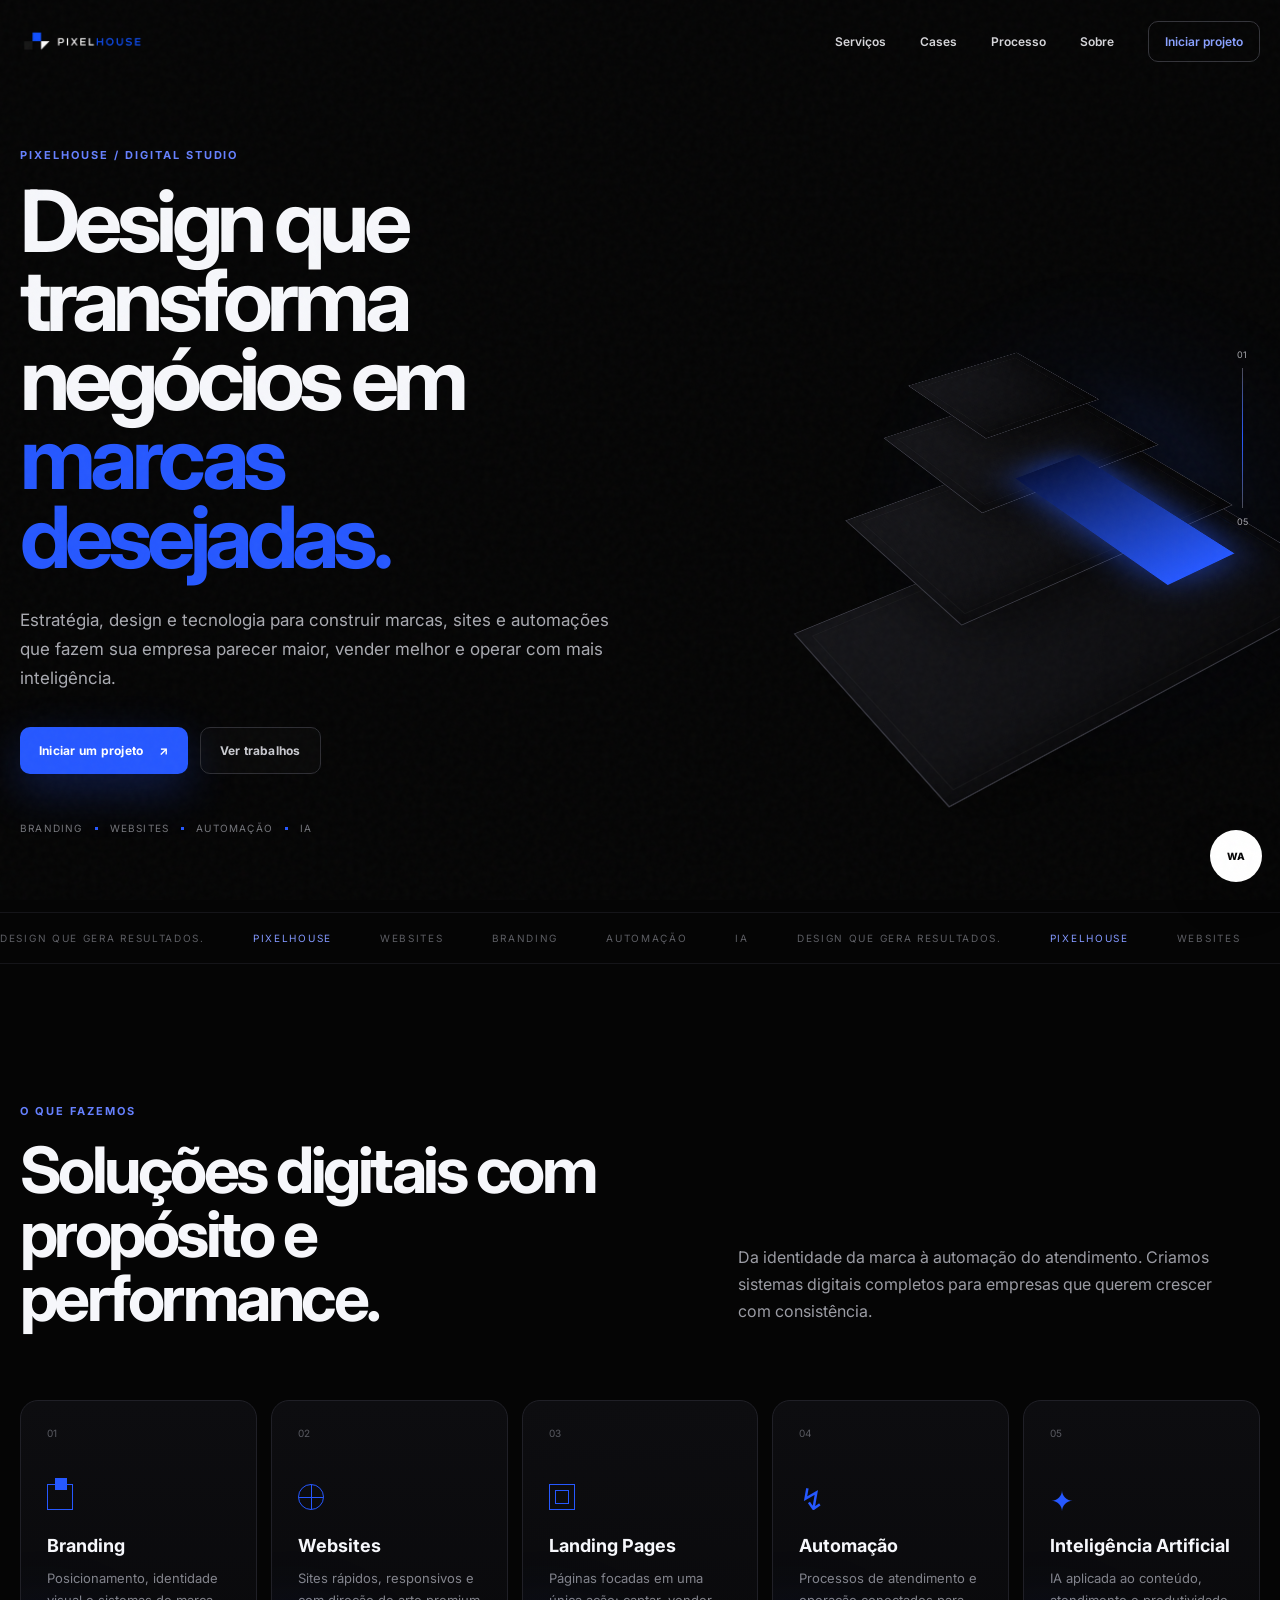
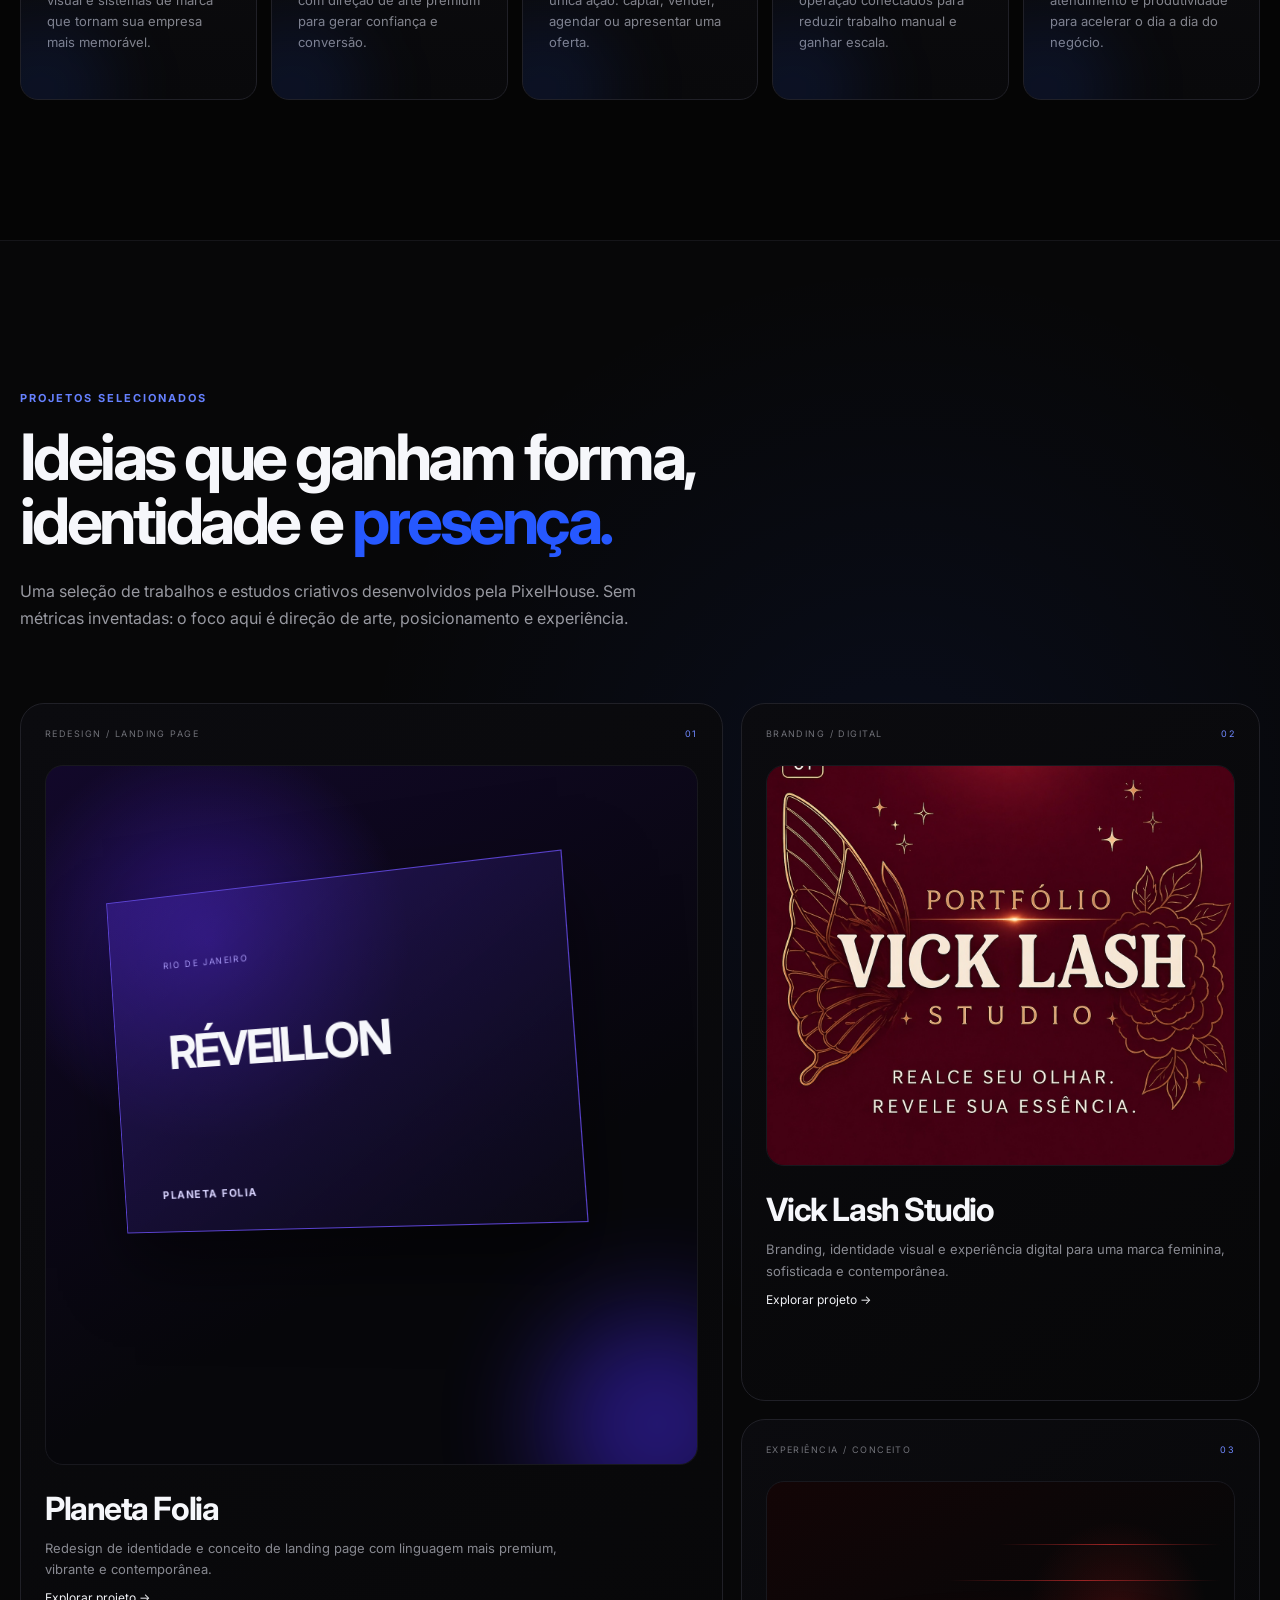
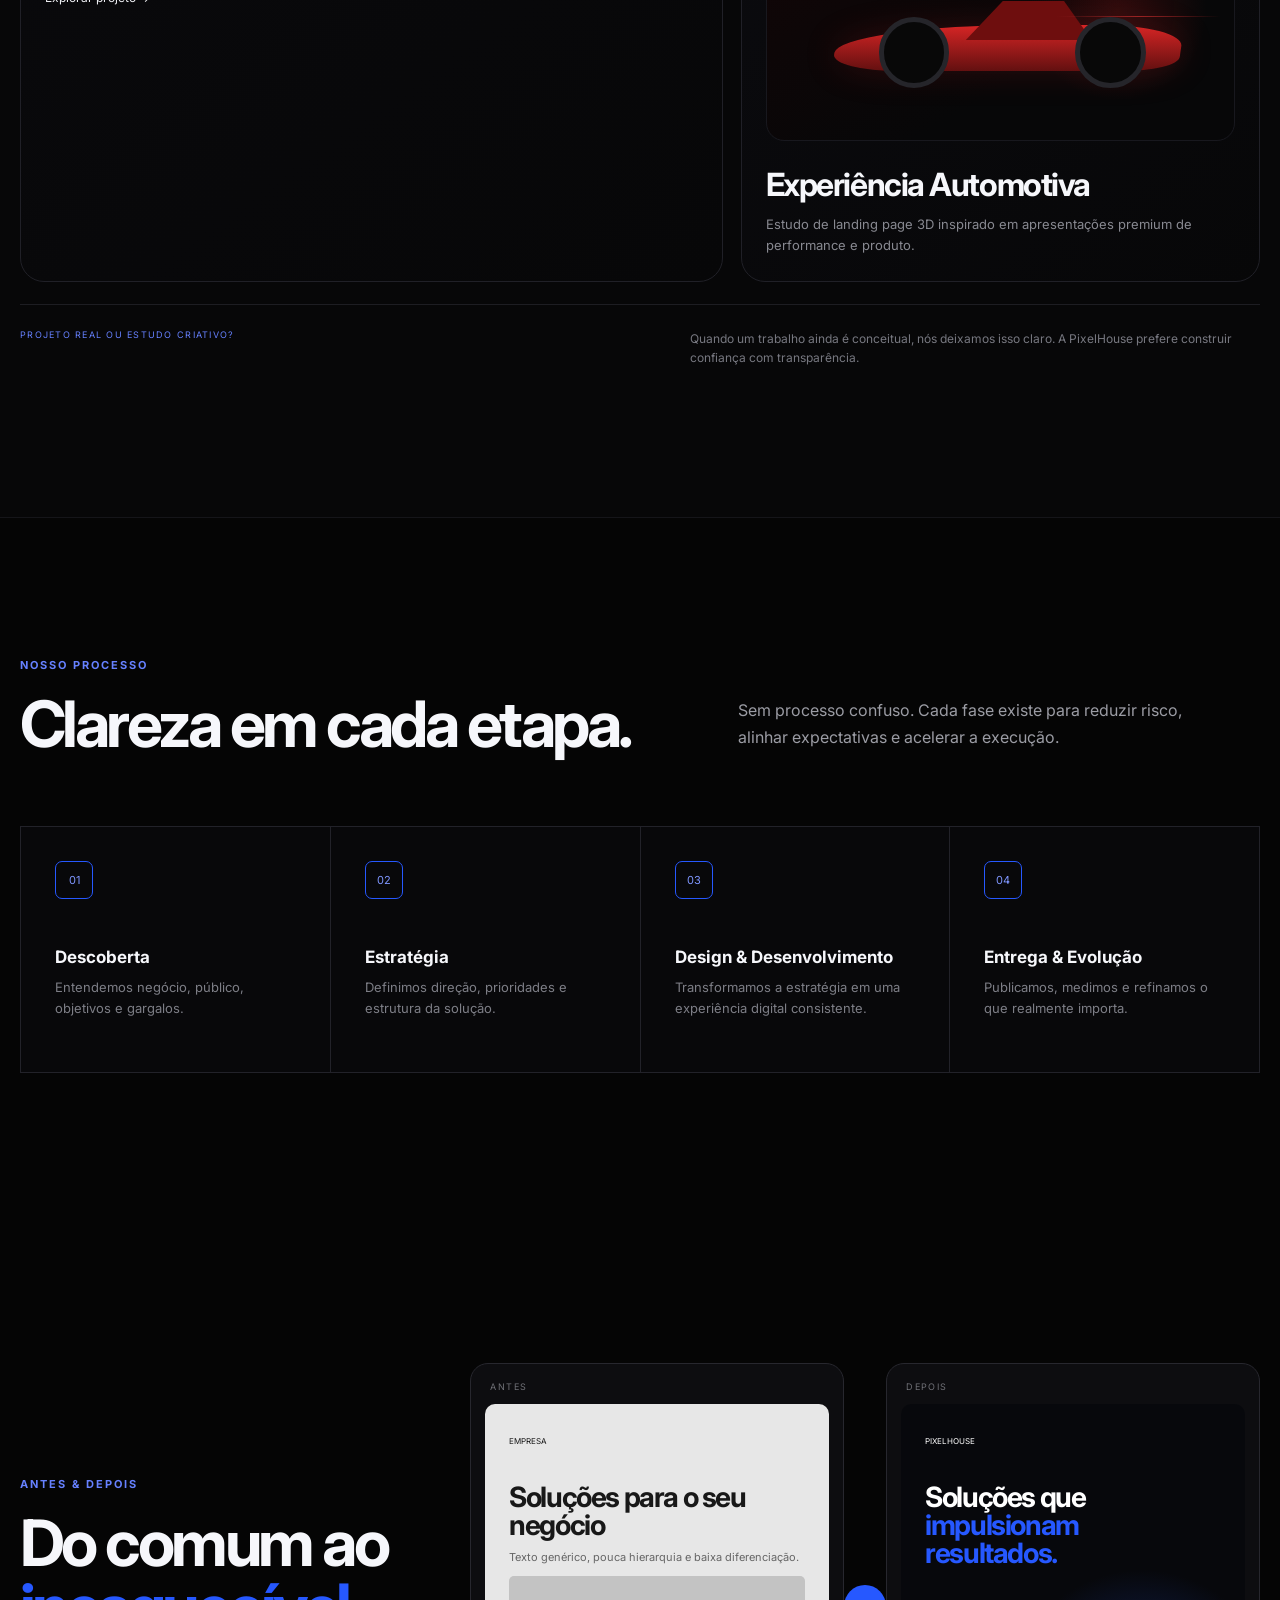
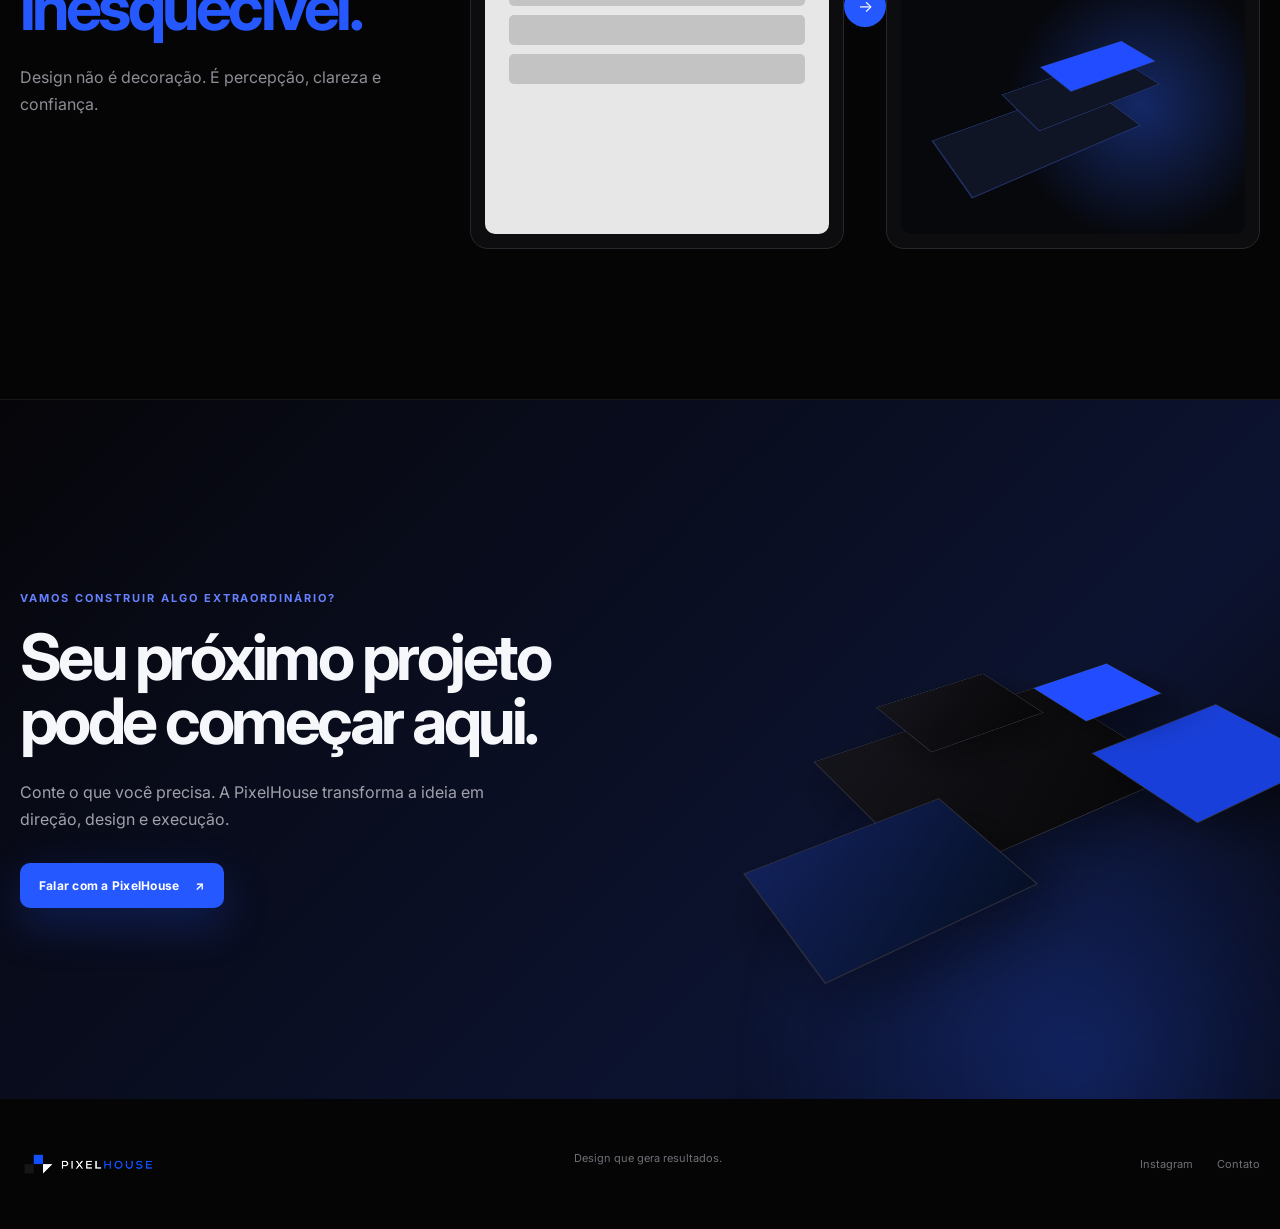
<file: index.html>
<!doctype html>
<!-- PixelHouse V5 -->
<html lang="pt-BR">
<head>
  <meta charset="utf-8" />
  <meta name="viewport" content="width=device-width, initial-scale=1, viewport-fit=cover" />
  <meta name="theme-color" content="#050505" />
  <meta name="description" content="PixelHouse é um estúdio digital de branding, websites, landing pages, automação e IA. Design que gera resultados." />
  <meta name="keywords" content="agência de design, branding, criação de sites, landing page, automação, inteligência artificial, PixelHouse" />
  <meta name="author" content="PixelHouse" />
  <meta name="robots" content="index, follow" />
  <link rel="canonical" href="https://pixelhouse-site.pages.dev/" />

  <meta property="og:type" content="website" />
  <meta property="og:locale" content="pt_BR" />
  <meta property="og:site_name" content="PixelHouse" />
  <meta property="og:title" content="PixelHouse — Design que gera resultados." />
  <meta property="og:description" content="Branding, websites, landing pages, automação e IA para marcas que querem crescer." />
  <meta property="og:url" content="https://pixelhouse-site.pages.dev/" />
  <meta property="og:image" content="https://pixelhouse-site.pages.dev/og-image.svg" />

  <meta name="twitter:card" content="summary_large_image" />
  <meta name="twitter:title" content="PixelHouse — Design que gera resultados." />
  <meta name="twitter:description" content="Branding, websites, landing pages, automação e IA." />
  <meta name="twitter:image" content="https://pixelhouse-site.pages.dev/og-image.svg" />

  <link rel="icon" href="/favicon.svg" type="image/svg+xml" />
  <title>PixelHouse — Design que gera resultados.</title>
  <link rel="preconnect" href="https://fonts.googleapis.com">
  <link rel="preconnect" href="https://fonts.gstatic.com" crossorigin>
  <link href="https://fonts.googleapis.com/css2?family=Inter:wght@400;500;600;700&display=swap" rel="stylesheet">
  <link rel="stylesheet" href="styles.css" />
  <script type="application/ld+json">
  {
    "@context":"https://schema.org",
    "@type":"ProfessionalService",
    "name":"PixelHouse",
    "url":"https://pixelhouse-site.pages.dev/",
    "description":"Estúdio digital de branding, websites, landing pages, automação e inteligência artificial.",
    "sameAs":["https://instagram.com/pixelhouse.agency"]
  }
  </script>

</head>
<body>
  <div class="noise"></div>

  <header class="nav shell">
    <a class="brand" href="#top" aria-label="PixelHouse">
      <img src="/logo-pixelhouse.png" alt="PixelHouse" class="brand-logo">
    </a>

    <button class="menu-btn" aria-label="Abrir menu" aria-expanded="false">
      <span></span><span></span>
    </button>

    <nav class="desktop-nav">
      <a href="#servicos">Serviços</a>
      <a href="#cases">Cases</a>
      <a href="#processo">Processo</a>
      <a href="#sobre">Sobre</a>
      <a class="nav-cta" href="#contato">Iniciar projeto</a>
    </nav>
  </header>

  <div class="mobile-menu">
    <a href="#servicos">Serviços</a>
    <a href="#cases">Cases</a>
    <a href="#processo">Processo</a>
    <a href="#sobre">Sobre</a>
    <a href="#contato">Iniciar projeto</a>
  </div>

  <main id="top">
    <section class="hero shell">
      <div class="hero-copy reveal">
        <p class="eyebrow">PIXELHOUSE / DIGITAL STUDIO</p>
        <h1>Design que transforma negócios em <em>marcas desejadas.</em></h1>
        <p class="hero-text">Estratégia, design e tecnologia para construir marcas, sites e automações que fazem sua empresa parecer maior, vender melhor e operar com mais inteligência.</p>
        <div class="hero-actions">
          <a class="btn primary" href="#contato">Iniciar um projeto <span>↗</span></a>
          <a class="btn ghost" href="#cases">Ver trabalhos</a>
        </div>
        <div class="micro-proof">
          <span>Branding</span><b></b><span>Websites</span><b></b><span>Automação</span><b></b><span>IA</span>
        </div>
      </div>

      <div class="hero-stage" aria-hidden="true">
        <div class="orb"></div>
        <div class="architecture">
          <div class="slab slab-1"></div>
          <div class="slab slab-2"></div>
          <div class="slab slab-3"></div>
          <div class="slab slab-4"></div>
          <div class="blue-core"></div>
        </div>
        <div class="stage-meta">
          <span>01</span>
          <i></i>
          <span>05</span>
        </div>
      </div>
    </section>

    <section class="marquee">
      <div class="marquee-track">
        <span>DESIGN QUE GERA RESULTADOS.</span><span>PIXELHOUSE</span><span>WEBSITES</span><span>BRANDING</span><span>AUTOMAÇÃO</span><span>IA</span>
        <span>DESIGN QUE GERA RESULTADOS.</span><span>PIXELHOUSE</span><span>WEBSITES</span><span>BRANDING</span><span>AUTOMAÇÃO</span><span>IA</span>
      </div>
    </section>

    <section id="servicos" class="section shell">
      <div class="section-head reveal">
        <div>
          <p class="eyebrow">O QUE FAZEMOS</p>
          <h2>Soluções digitais com propósito e performance.</h2>
        </div>
        <p>Da identidade da marca à automação do atendimento. Criamos sistemas digitais completos para empresas que querem crescer com consistência.</p>
      </div>

      <div class="service-rail">
        <article class="service-card reveal">
          <span class="num">01</span>
          <div class="icon glyph-brand"></div>
          <h3>Branding</h3>
          <p>Posicionamento, identidade visual e sistemas de marca que tornam sua empresa mais memorável.</p>
        </article>
        <article class="service-card reveal">
          <span class="num">02</span>
          <div class="icon glyph-web"></div>
          <h3>Websites</h3>
          <p>Sites rápidos, responsivos e com direção de arte premium para gerar confiança e conversão.</p>
        </article>
        <article class="service-card reveal">
          <span class="num">03</span>
          <div class="icon glyph-lp"></div>
          <h3>Landing Pages</h3>
          <p>Páginas focadas em uma única ação: captar, vender, agendar ou apresentar uma oferta.</p>
        </article>
        <article class="service-card reveal">
          <span class="num">04</span>
          <div class="icon glyph-auto"></div>
          <h3>Automação</h3>
          <p>Processos de atendimento e operação conectados para reduzir trabalho manual e ganhar escala.</p>
        </article>
        <article class="service-card reveal">
          <span class="num">05</span>
          <div class="icon glyph-ai"></div>
          <h3>Inteligência Artificial</h3>
          <p>IA aplicada ao conteúdo, atendimento e produtividade para acelerar o dia a dia do negócio.</p>
        </article>
      </div>
    </section>

    <section id="cases" class="case-section">
      <div class="shell">
        <div class="case-intro reveal">
          <p class="eyebrow">PROJETOS SELECIONADOS</p>
          <h2>Ideias que ganham forma, identidade e <em>presença.</em></h2>
          <p>Uma seleção de trabalhos e estudos criativos desenvolvidos pela PixelHouse. Sem métricas inventadas: o foco aqui é direção de arte, posicionamento e experiência.</p>
        </div>

        <div class="project-grid">
          <a class="project-card project-folia reveal" href="/projetos/planeta-folia/" aria-label="Ver case Planeta Folia">
            <div class="project-top">
              <span class="project-kicker">REDESIGN / LANDING PAGE</span><span class="project-index">01</span>
            </div>
            <div class="project-visual"><div class="folia-ticket"><span>RIO DE JANEIRO</span><strong>RÉVEILLON</strong><b>PLANETA FOLIA</b></div><div class="folia-glow"></div></div>
            <div class="project-copy"><h3>Planeta Folia</h3><p>Redesign de identidade e conceito de landing page com linguagem mais premium, vibrante e contemporânea.</p><span class="project-link">Explorar projeto →</span></div>
          </a>
          <a class="project-card project-vick reveal" href="/vick-lash/" aria-label="Ver case Vick Lash Studio">
            <div class="project-top"><span class="project-kicker">BRANDING / DIGITAL</span><span class="project-index">02</span></div>
            <div class="project-visual"><img src="/vick-lash/assets/vick-cover.jpeg" alt="Case Vick Lash Studio"></div>
            <div class="project-copy"><h3>Vick Lash Studio</h3><p>Branding, identidade visual e experiência digital para uma marca feminina, sofisticada e contemporânea.</p><span class="project-link">Explorar projeto →</span></div>
          </a>
          <article class="project-card project-auto reveal">
            <div class="project-top"><span class="project-kicker">EXPERIÊNCIA / CONCEITO</span><span class="project-index">03</span></div>
            <div class="project-visual"><div class="car-silhouette"><i class="car-body"></i><i class="wheel w1"></i><i class="wheel w2"></i></div><span class="speed-line l1"></span><span class="speed-line l2"></span><span class="speed-line l3"></span></div>
            <div class="project-copy"><h3>Experiência Automotiva</h3><p>Estudo de landing page 3D inspirado em apresentações premium de performance e produto.</p></div>
          </article>
        </div>

        <div class="case-note reveal">
          <span>PROJETO REAL OU ESTUDO CRIATIVO?</span>
          <p>Quando um trabalho ainda é conceitual, nós deixamos isso claro. A PixelHouse prefere construir confiança com transparência.</p>
        </div>
      </div>
    </section>

    <section id="processo" class="section shell process">
      <div class="section-head reveal">
        <div>
          <p class="eyebrow">NOSSO PROCESSO</p>
          <h2>Clareza em cada etapa.</h2>
        </div>
        <p>Sem processo confuso. Cada fase existe para reduzir risco, alinhar expectativas e acelerar a execução.</p>
      </div>

      <div class="process-grid">
        <article class="step reveal"><span>01</span><h3>Descoberta</h3><p>Entendemos negócio, público, objetivos e gargalos.</p></article>
        <article class="step reveal"><span>02</span><h3>Estratégia</h3><p>Definimos direção, prioridades e estrutura da solução.</p></article>
        <article class="step reveal"><span>03</span><h3>Design & Desenvolvimento</h3><p>Transformamos a estratégia em uma experiência digital consistente.</p></article>
        <article class="step reveal"><span>04</span><h3>Entrega & Evolução</h3><p>Publicamos, medimos e refinamos o que realmente importa.</p></article>
      </div>
    </section>

    <section id="sobre" class="transformation shell">
      <div class="trans-copy reveal">
        <p class="eyebrow">ANTES & DEPOIS</p>
        <h2>Do comum ao <em>inesquecível.</em></h2>
        <p>Design não é decoração. É percepção, clareza e confiança.</p>
      </div>

      <div class="before-after reveal">
        <div class="shot before">
          <span>ANTES</span>
          <div class="old-site">
            <small>EMPRESA</small>
            <h4>Soluções para o seu negócio</h4>
            <p>Texto genérico, pouca hierarquia e baixa diferenciação.</p>
            <i></i><i></i><i></i>
          </div>
        </div>
        <div class="ba-arrow">→</div>
        <div class="shot after">
          <span>DEPOIS</span>
          <div class="new-site">
            <small>PIXELHOUSE</small>
            <h4>Soluções que <em>impulsionam resultados.</em></h4>
            <div class="new-visual"><i></i><i></i><i></i></div>
          </div>
        </div>
      </div>
    </section>

    <section id="contato" class="cta-section">
      <div class="cta-glow"></div>
      <div class="shell cta-inner">
        <div class="cta-copy reveal">
          <p class="eyebrow">VAMOS CONSTRUIR ALGO EXTRAORDINÁRIO?</p>
          <h2>Seu próximo projeto pode começar aqui.</h2>
          <p>Conte o que você precisa. A PixelHouse transforma a ideia em direção, design e execução.</p>
          <a class="btn primary whatsapp-link" href="#" target="_blank" rel="noopener">Falar com a PixelHouse <span>↗</span></a>
        </div>

        <div class="cta-art" aria-hidden="true">
          <div class="cube c1"></div>
          <div class="cube c2"></div>
          <div class="cube c3"></div>
          <div class="cube c4"></div>
          <div class="cube c5"></div>
        </div>
      </div>
    </section>
  </main>

  <footer class="footer shell">
    <a class="brand" href="#top" aria-label="PixelHouse">
      <img src="/logo-pixelhouse.png" alt="PixelHouse" class="brand-logo">
    </a>
    <p>Design que gera resultados.</p>
    <div class="footer-links">
      <a href="https://instagram.com/pixelhouse.agency" target="_blank" rel="noopener">Instagram</a>
      <a href="#contato">Contato</a>
    </div>
  </footer>

  <a class="whatsapp-float whatsapp-link" href="#" target="_blank" rel="noopener" aria-label="Falar no WhatsApp">WA</a>

  <script src="script.js"></script>
</body>
</html>
</file>
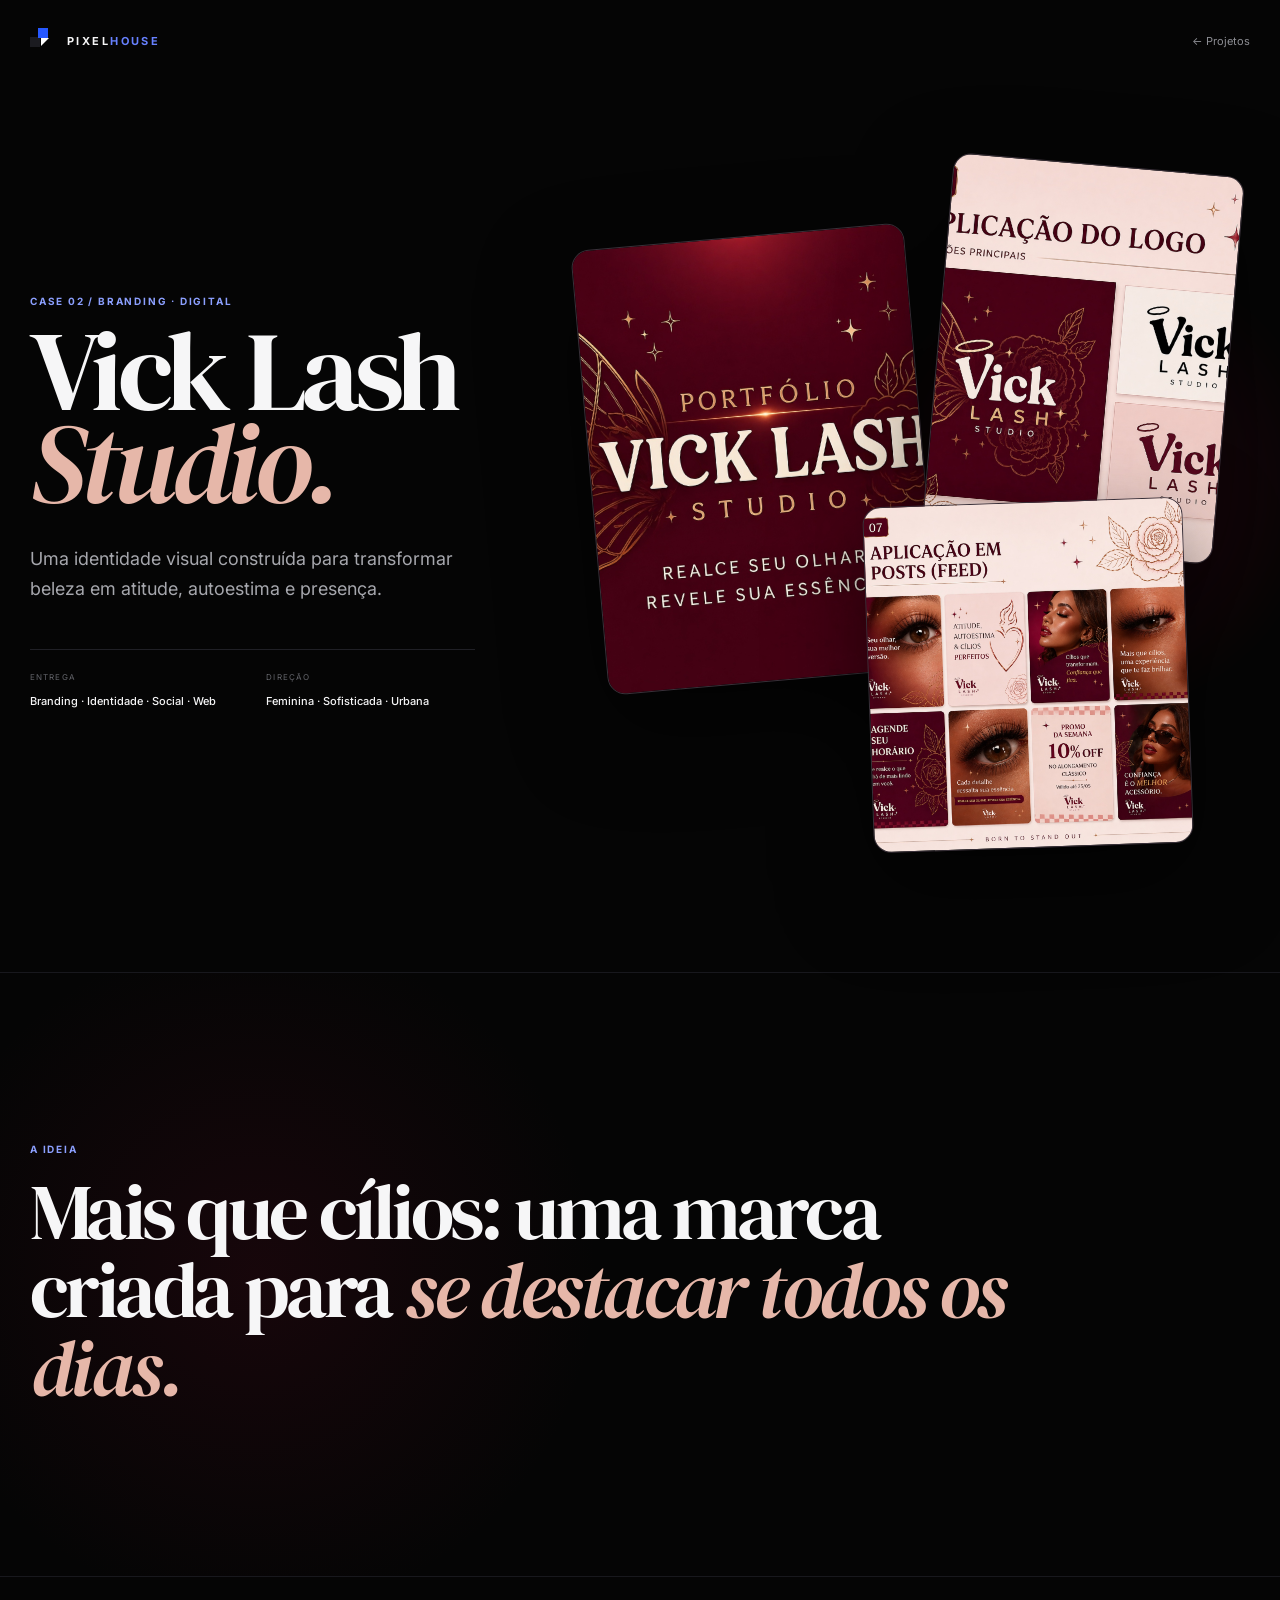
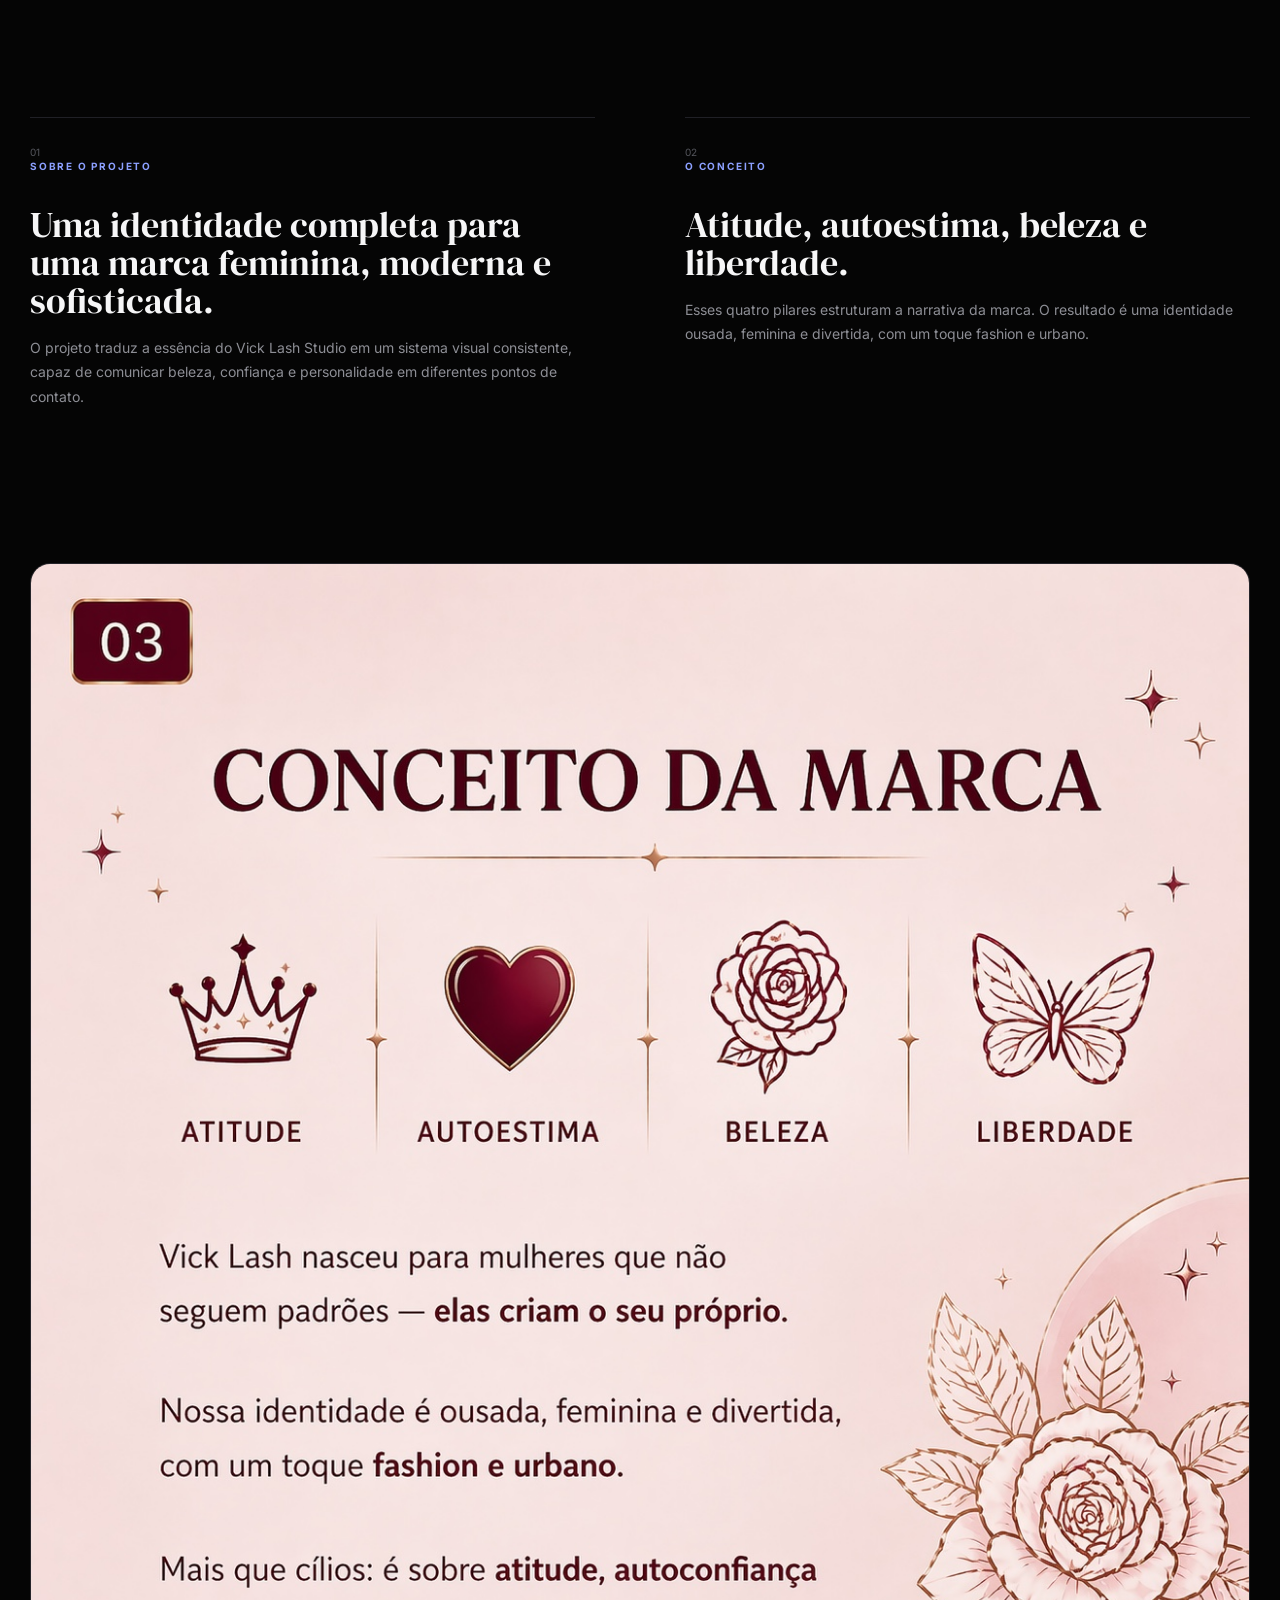
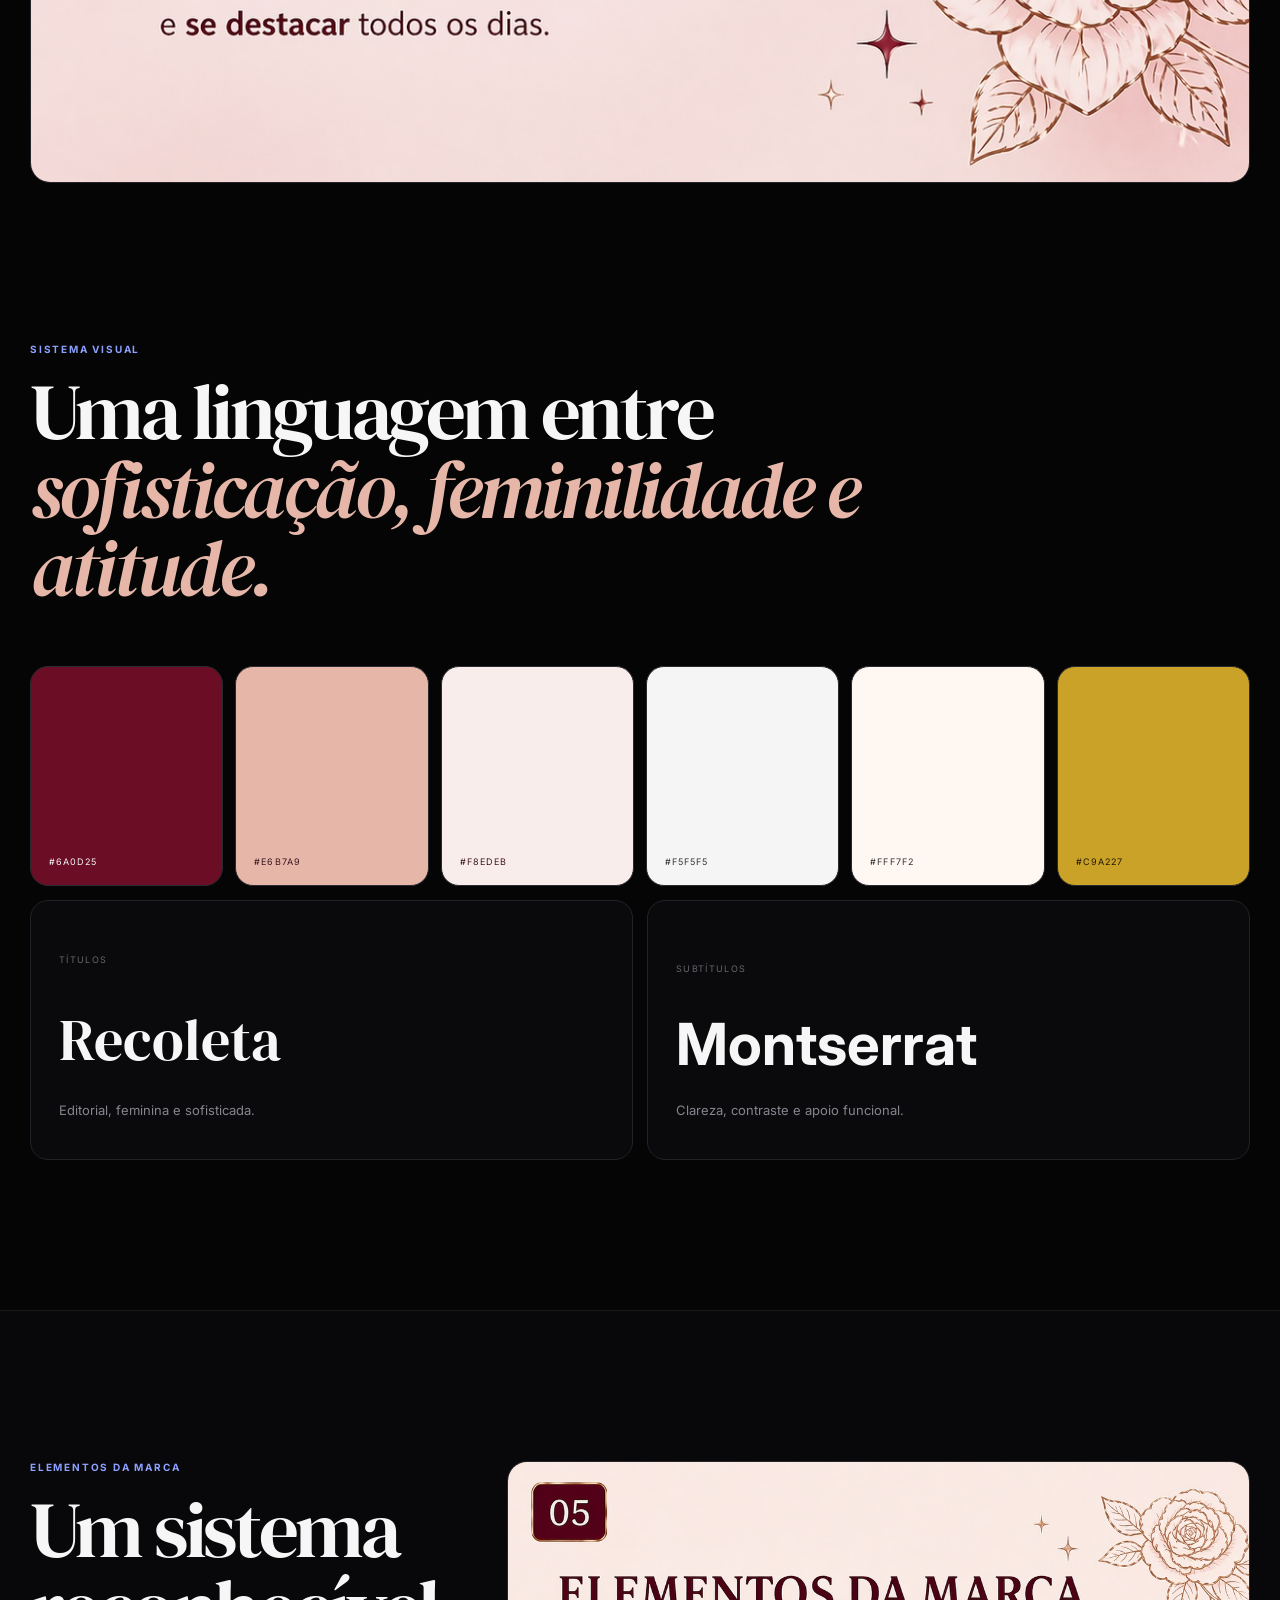
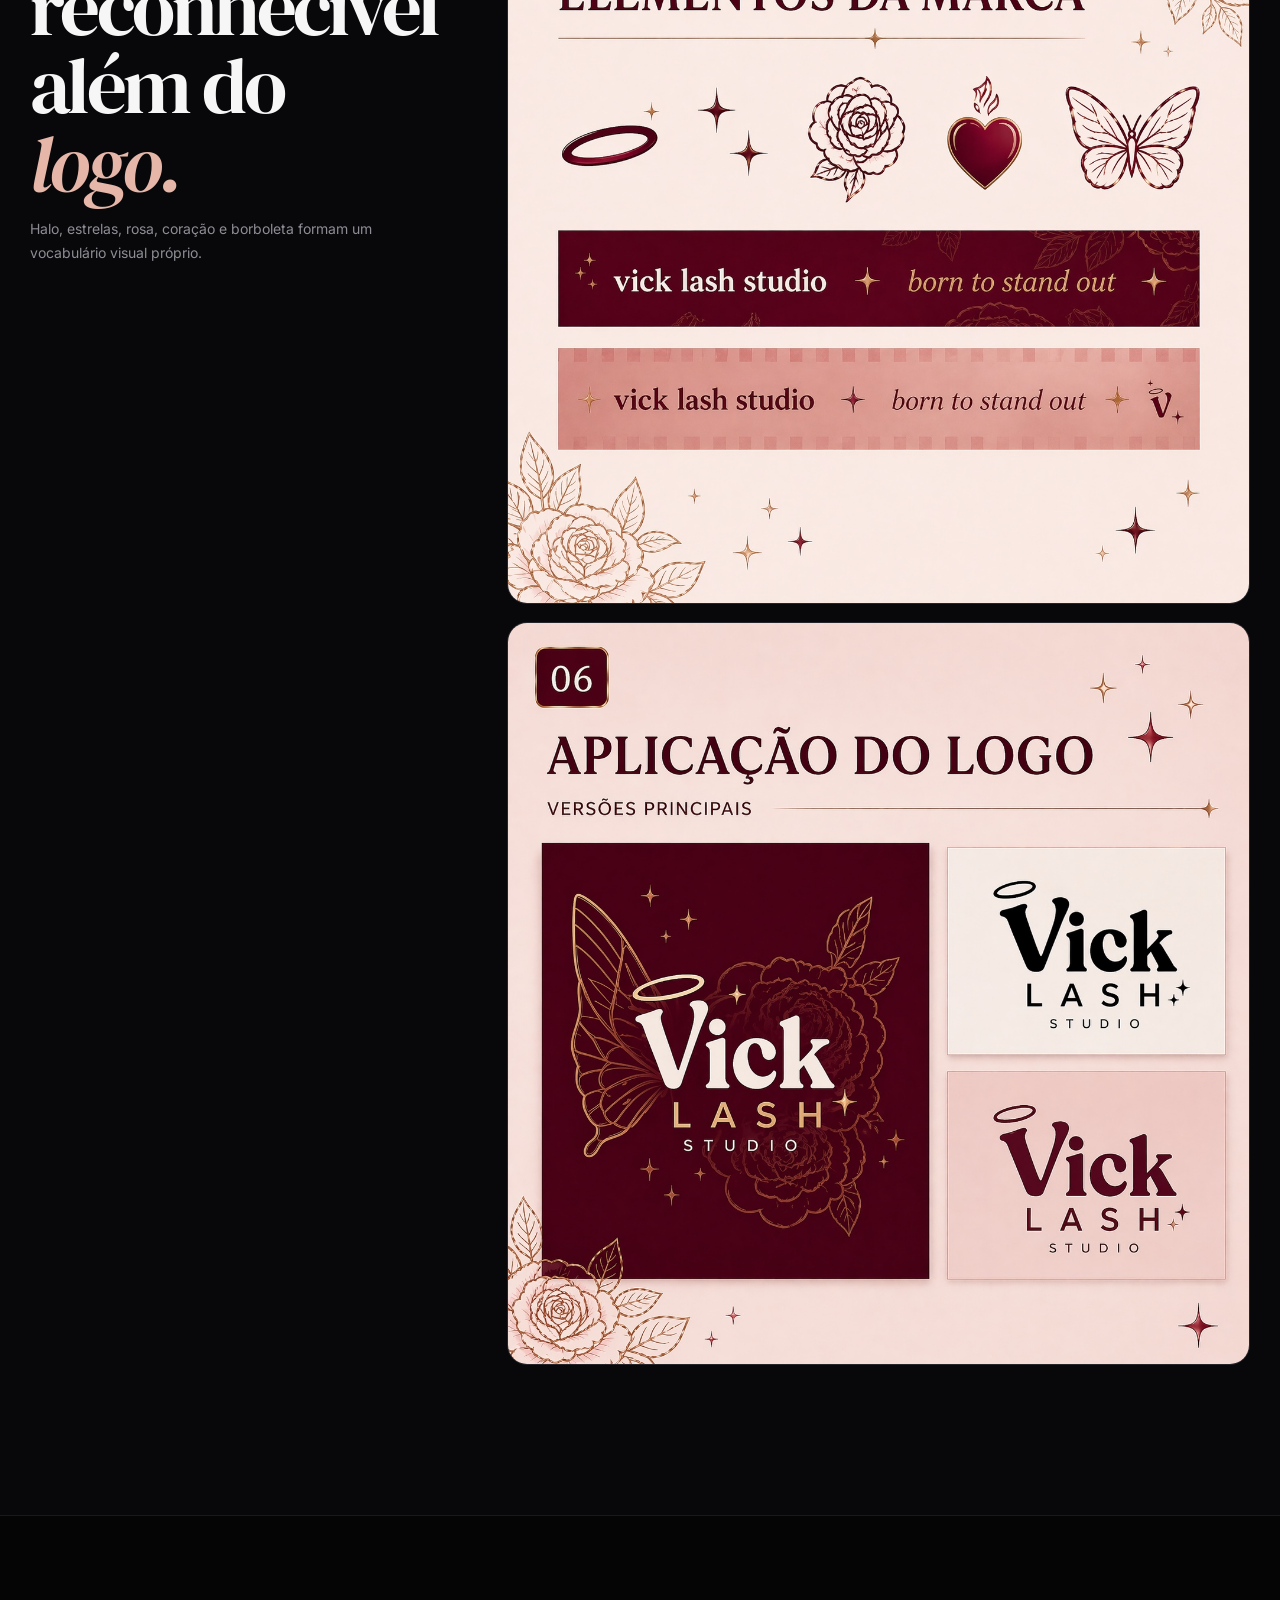
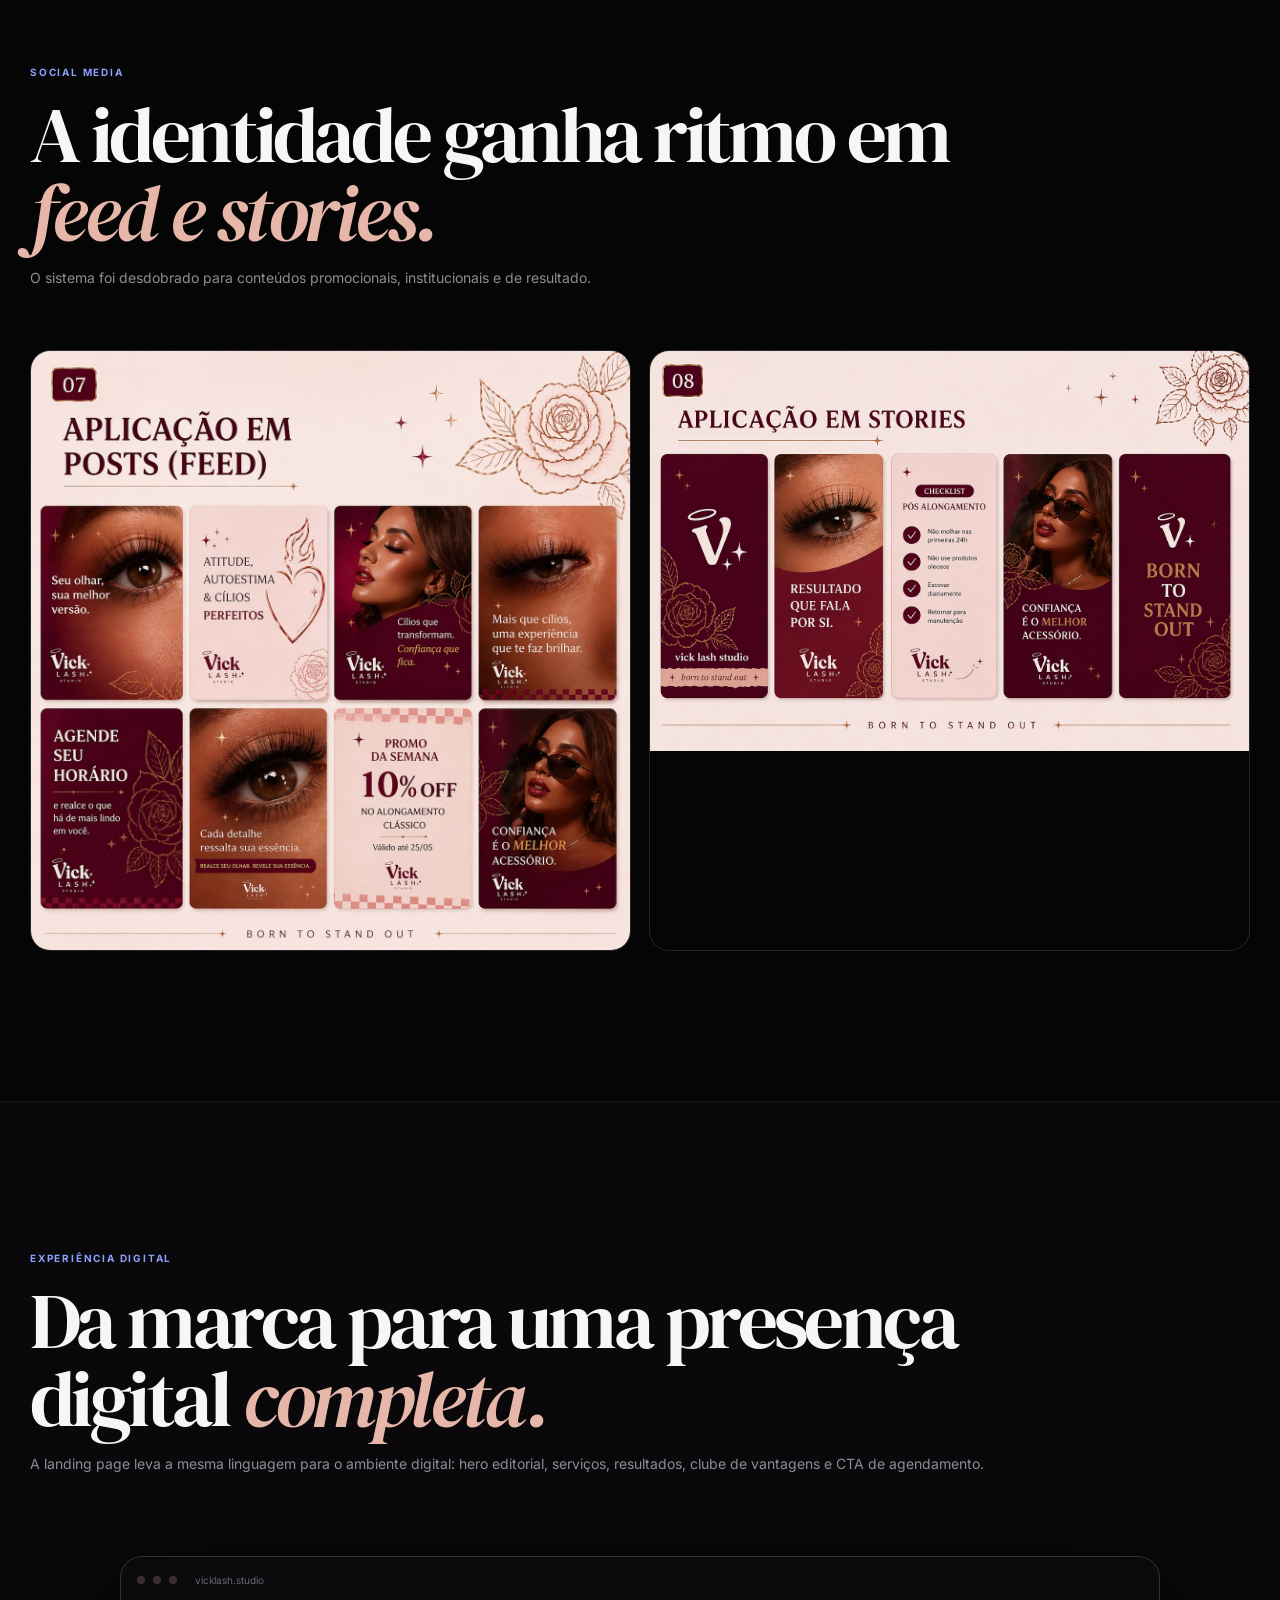
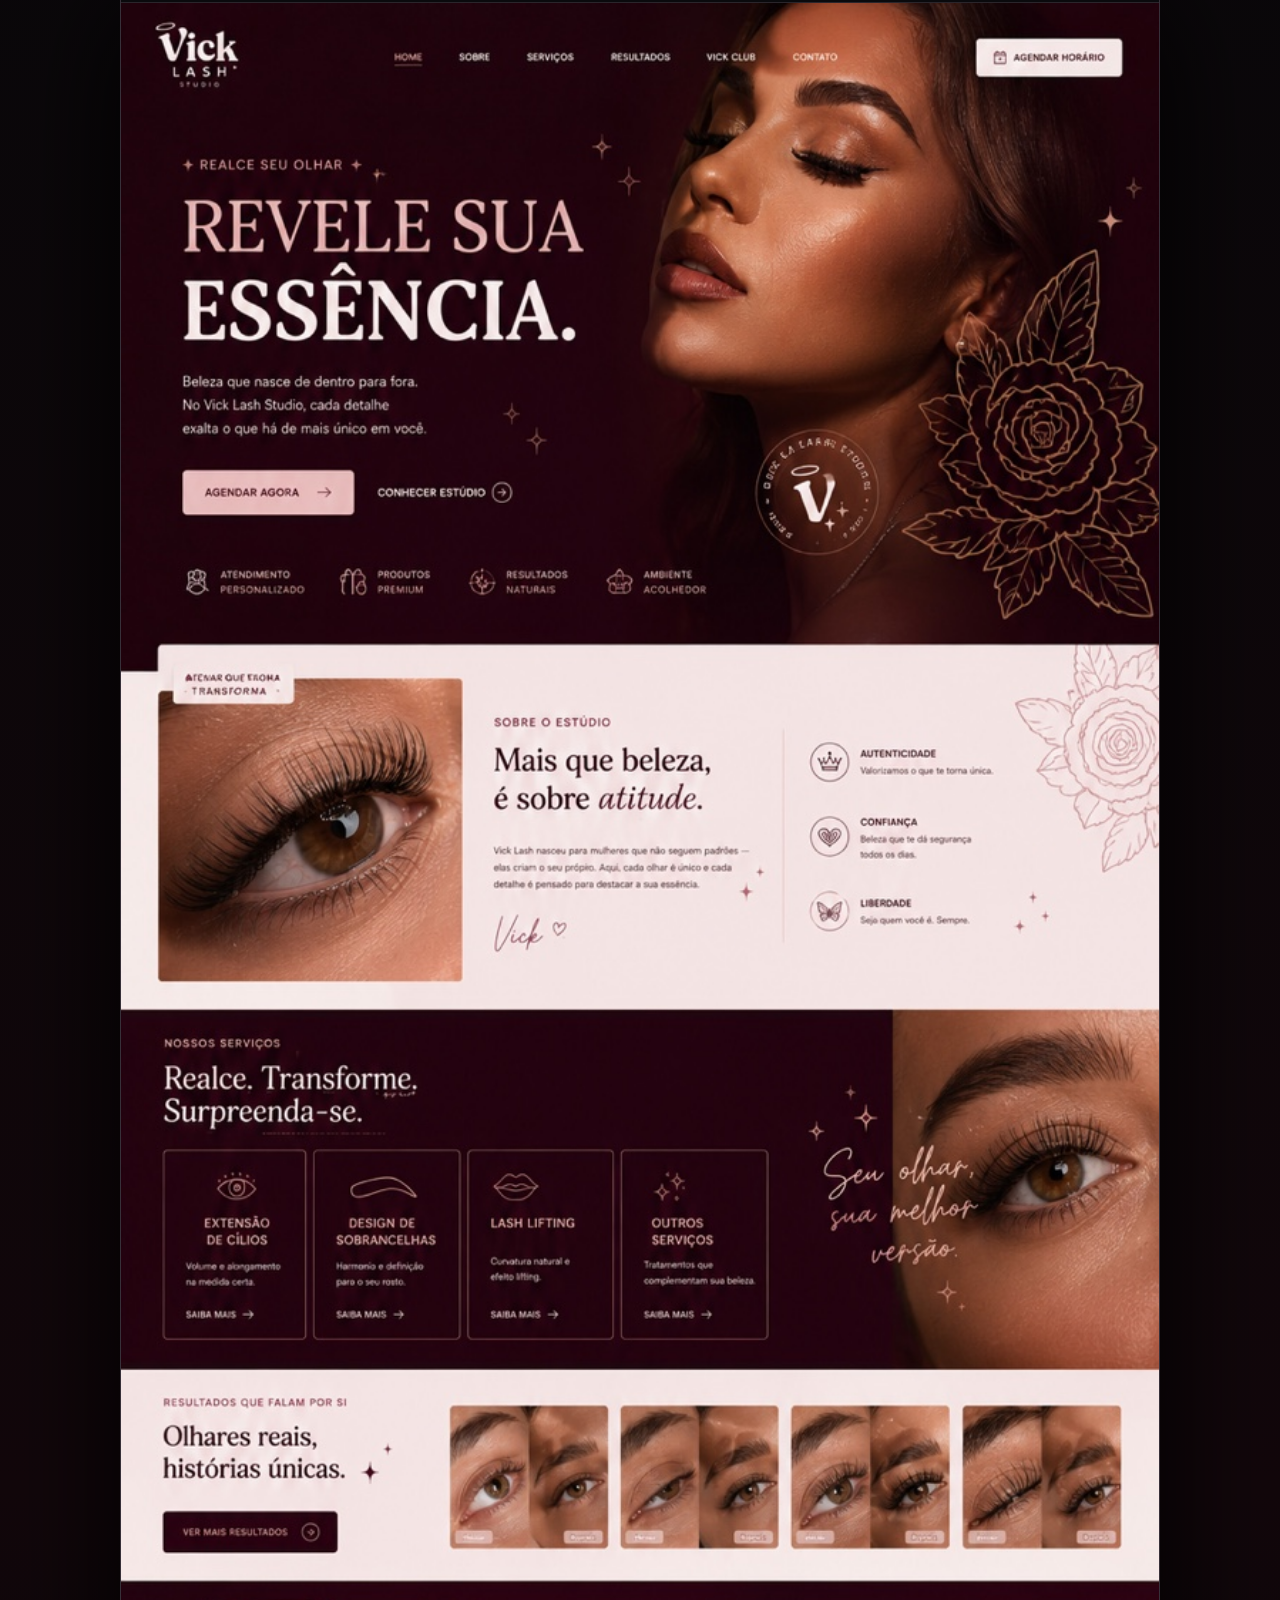
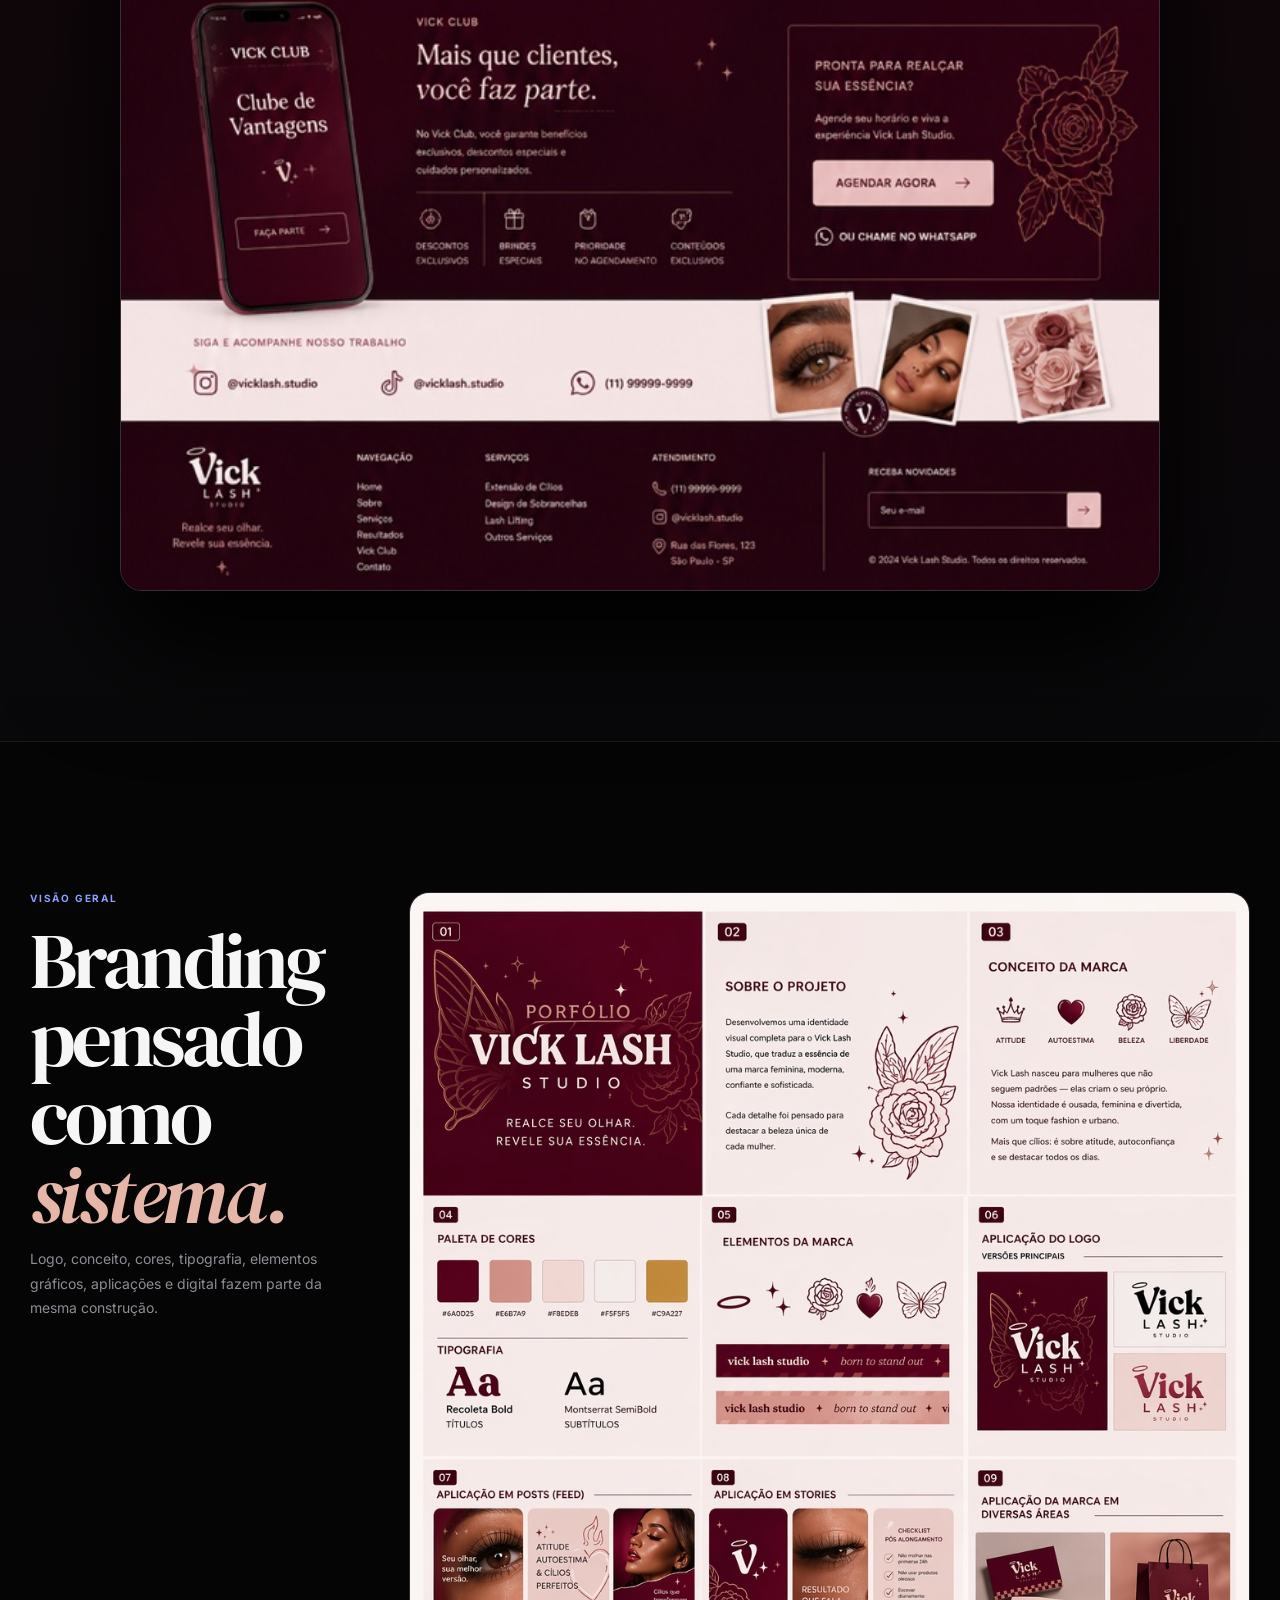
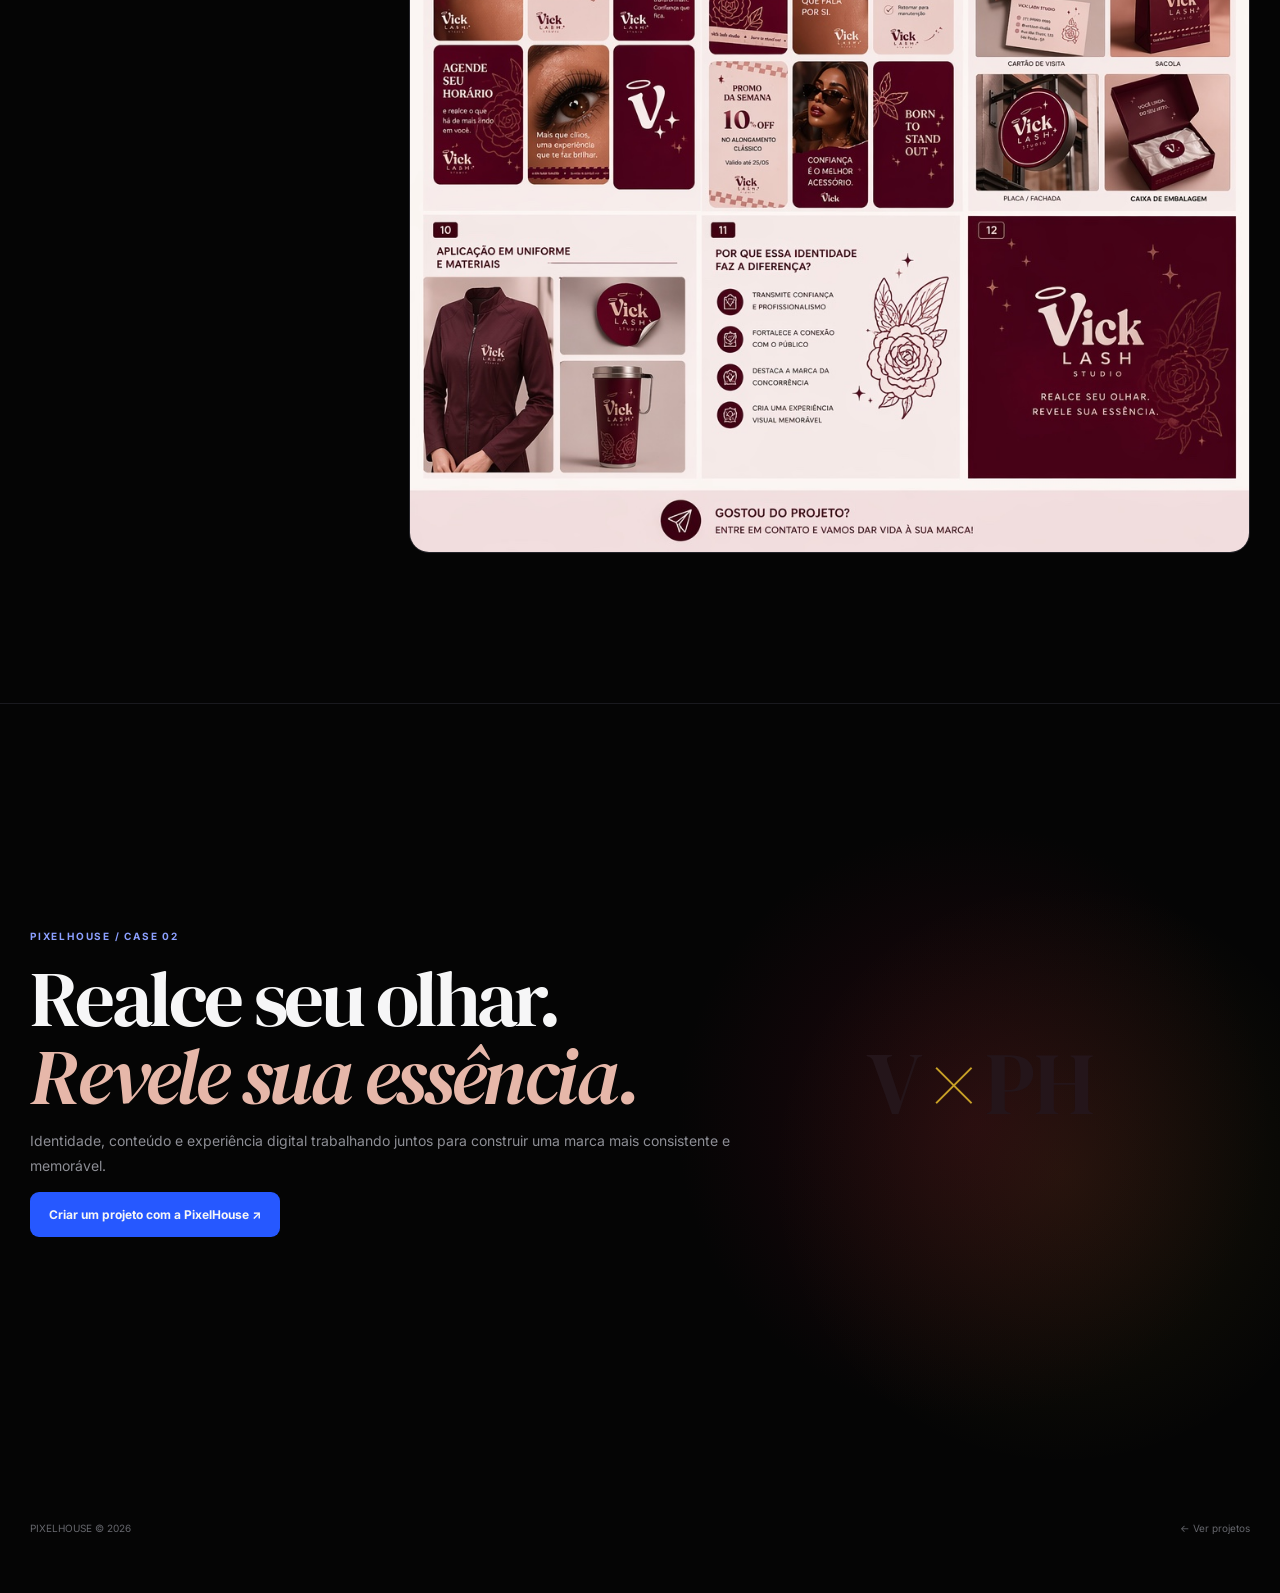
<file: vick-lash/index.html>
<!doctype html><html lang="pt-BR"><head><meta charset="utf-8"><meta name="viewport" content="width=device-width,initial-scale=1,viewport-fit=cover"><meta name="theme-color" content="#050505"><meta name="description" content="Case Vick Lash Studio — branding, identidade visual e experiência digital pela PixelHouse."><title>Vick Lash Studio — Case PixelHouse</title><link rel="preconnect" href="https://fonts.googleapis.com"><link rel="preconnect" href="https://fonts.gstatic.com" crossorigin><link href="https://fonts.googleapis.com/css2?family=DM+Serif+Display:ital@0;1&family=Inter:wght@400;500;600;700&display=swap" rel="stylesheet"><link rel="stylesheet" href="case.css"></head><body><div class="noise"></div>
<header class="nav shell"><a class="brand" href="../../index.html"><span class="mark"><i></i><b></b><em></em></span><span>PIXEL<span>HOUSE</span></span></a><a class="back" href="../../index.html#cases">← Projetos</a></header>
<main>
<section class="hero shell"><div class="hero-copy reveal"><p class="eyebrow">CASE 02 / BRANDING · DIGITAL</p><h1>Vick Lash<br><em>Studio.</em></h1><p class="lead">Uma identidade visual construída para transformar beleza em atitude, autoestima e presença.</p><div class="meta"><div><small>ENTREGA</small><strong>Branding · Identidade · Social · Web</strong></div><div><small>DIREÇÃO</small><strong>Feminina · Sofisticada · Urbana</strong></div></div></div><div class="hero-art reveal"><div class="brand-glow"></div><div class="hero-card a"><img src="assets/vick-cover.jpeg" alt=""></div><div class="hero-card b"><img src="assets/vick-logo.jpeg" alt=""></div><div class="hero-card c"><img src="assets/vick-feed.jpeg" alt=""></div></div></section>
<section class="statement"><div class="shell reveal"><p class="eyebrow">A IDEIA</p><h2>Mais que cílios: uma marca criada para <em>se destacar todos os dias.</em></h2></div></section>
<section class="split shell"><article class="reveal"><span>01</span><p class="eyebrow">SOBRE O PROJETO</p><h3>Uma identidade completa para uma marca feminina, moderna e sofisticada.</h3><p>O projeto traduz a essência do Vick Lash Studio em um sistema visual consistente, capaz de comunicar beleza, confiança e personalidade em diferentes pontos de contato.</p></article><article class="reveal"><span>02</span><p class="eyebrow">O CONCEITO</p><h3>Atitude, autoestima, beleza e liberdade.</h3><p>Esses quatro pilares estruturam a narrativa da marca. O resultado é uma identidade ousada, feminina e divertida, com um toque fashion e urbano.</p></article></section>
<section class="full shell reveal"><img src="assets/vick-concept.jpeg" alt="Conceito da marca Vick Lash Studio"></section>
<section class="system shell"><div class="reveal"><p class="eyebrow">SISTEMA VISUAL</p><h2>Uma linguagem entre <em>sofisticação, feminilidade e atitude.</em></h2></div><div class="palette reveal"><div class="sw s1">#6A0D25</div><div class="sw s2">#E6B7A9</div><div class="sw s3">#F8EDEB</div><div class="sw s4">#F5F5F5</div><div class="sw s5">#FFF7F2</div><div class="sw s6">#C9A227</div></div><div class="types reveal"><div><small>TÍTULOS</small><strong>Recoleta</strong><p>Editorial, feminina e sofisticada.</p></div><div><small>SUBTÍTULOS</small><strong>Montserrat</strong><p>Clareza, contraste e apoio funcional.</p></div></div></section>
<section class="identity"><div class="shell grid"><div class="copy reveal"><p class="eyebrow">ELEMENTOS DA MARCA</p><h2>Um sistema reconhecível além do <em>logo.</em></h2><p>Halo, estrelas, rosa, coração e borboleta formam um vocabulário visual próprio.</p></div><div class="imgs"><figure class="reveal"><img src="assets/vick-elements.jpeg" alt=""></figure><figure class="reveal"><img src="assets/vick-logo.jpeg" alt=""></figure></div></div></section>
<section class="social shell"><div class="reveal"><p class="eyebrow">SOCIAL MEDIA</p><h2>A identidade ganha ritmo em <em>feed e stories.</em></h2><p>O sistema foi desdobrado para conteúdos promocionais, institucionais e de resultado.</p></div><div class="social-grid"><figure class="reveal"><img src="assets/vick-feed.jpeg" alt=""></figure><figure class="reveal"><img src="assets/vick-stories.jpeg" alt=""></figure></div></section>
<section class="web"><div class="shell reveal"><p class="eyebrow">EXPERIÊNCIA DIGITAL</p><h2>Da marca para uma presença digital <em>completa.</em></h2><p>A landing page leva a mesma linguagem para o ambiente digital: hero editorial, serviços, resultados, clube de vantagens e CTA de agendamento.</p></div><div class="browser reveal"><div class="bar"><i></i><i></i><i></i><span>vicklash.studio</span></div><img src="assets/vick-landing.jpeg" alt="Landing page Vick Lash Studio"></div></section>
<section class="board shell"><div class="reveal"><p class="eyebrow">VISÃO GERAL</p><h2>Branding pensado como <em>sistema.</em></h2><p>Logo, conceito, cores, tipografia, elementos gráficos, aplicações e digital fazem parte da mesma construção.</p></div><div class="frame reveal"><img src="assets/vick-board.jpeg" alt="Brand board Vick Lash Studio"></div></section>
<section class="final"><div class="shell final-inner"><div class="reveal"><p class="eyebrow">PIXELHOUSE / CASE 02</p><h2>Realce seu olhar.<br><em>Revele sua essência.</em></h2><p>Identidade, conteúdo e experiência digital trabalhando juntos para construir uma marca mais consistente e memorável.</p><a href="../../index.html#contato">Criar um projeto com a PixelHouse ↗</a></div><div class="final-mark reveal">V<span>×</span>PH</div></div></section>
</main><footer class="footer shell"><span>PIXELHOUSE © 2026</span><a href="../../index.html#cases">← Ver projetos</a></footer><script src="case.js"></script></body></html>
</file>
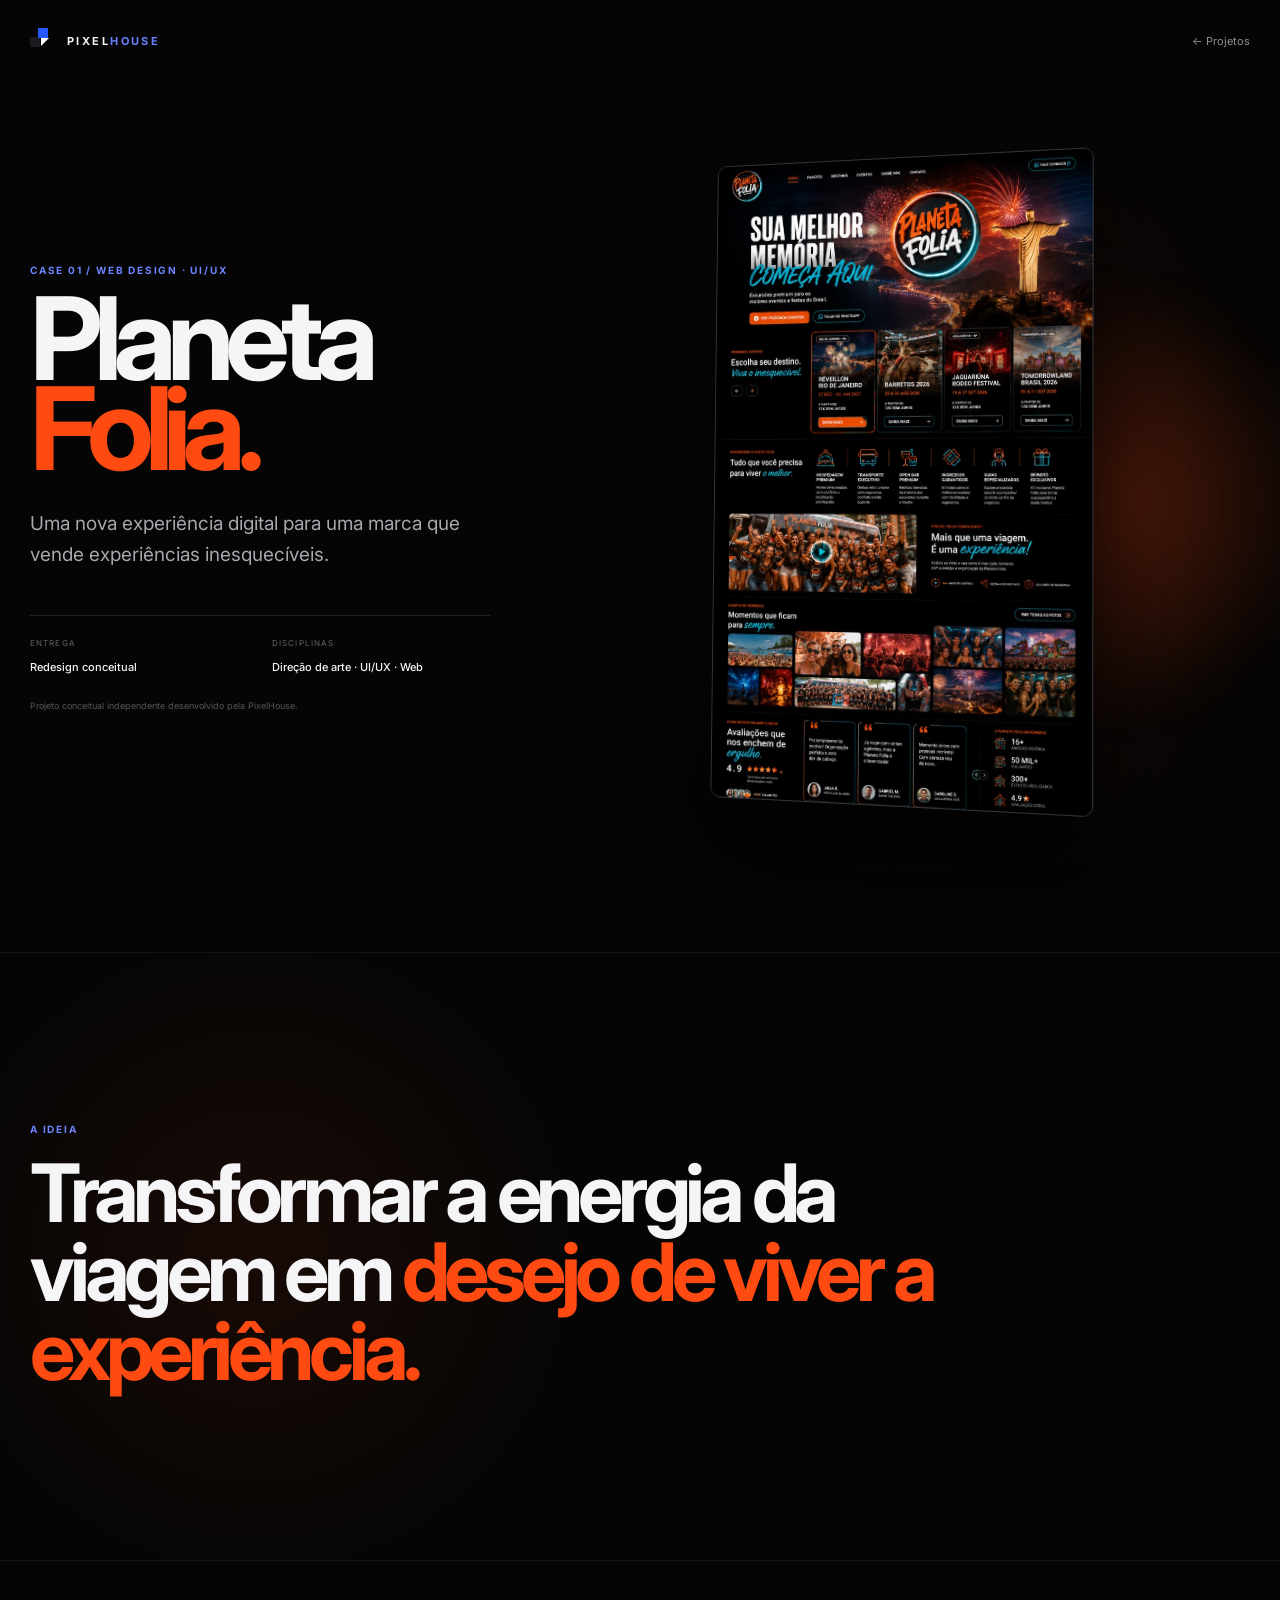
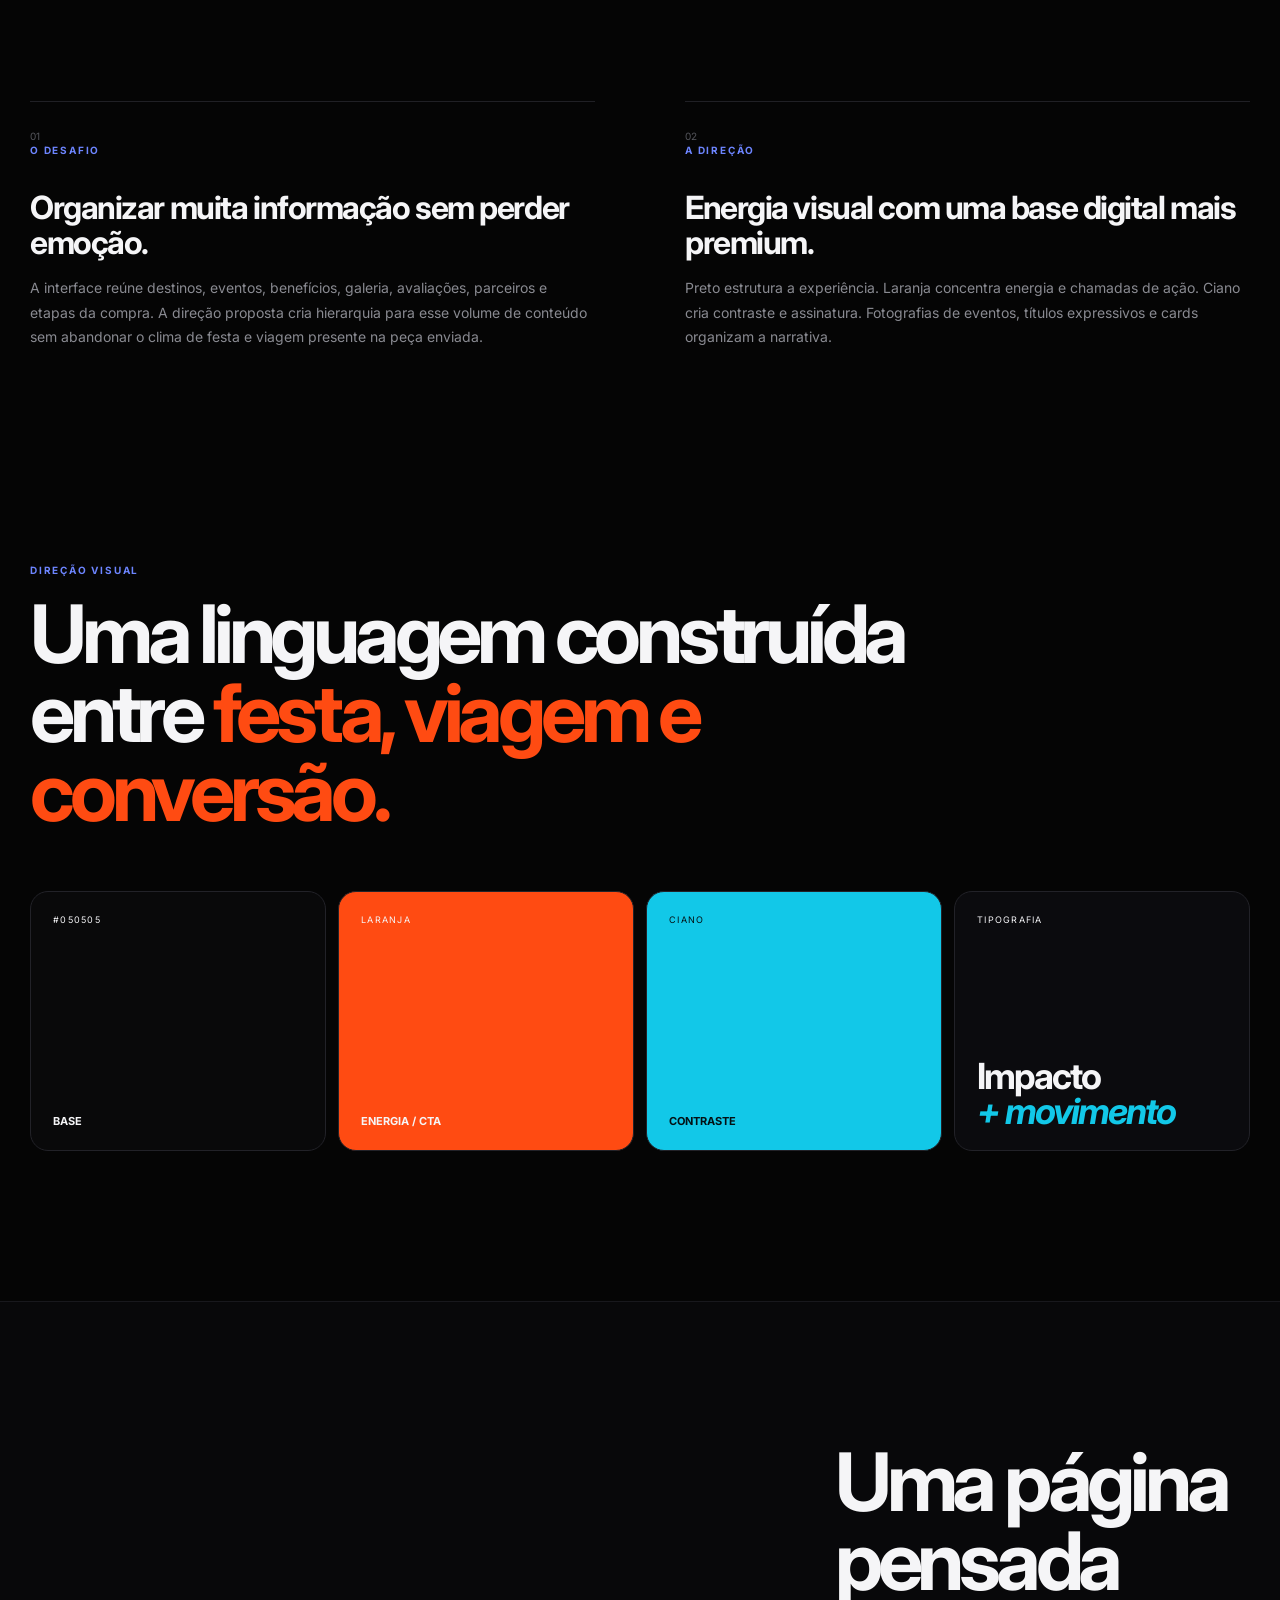
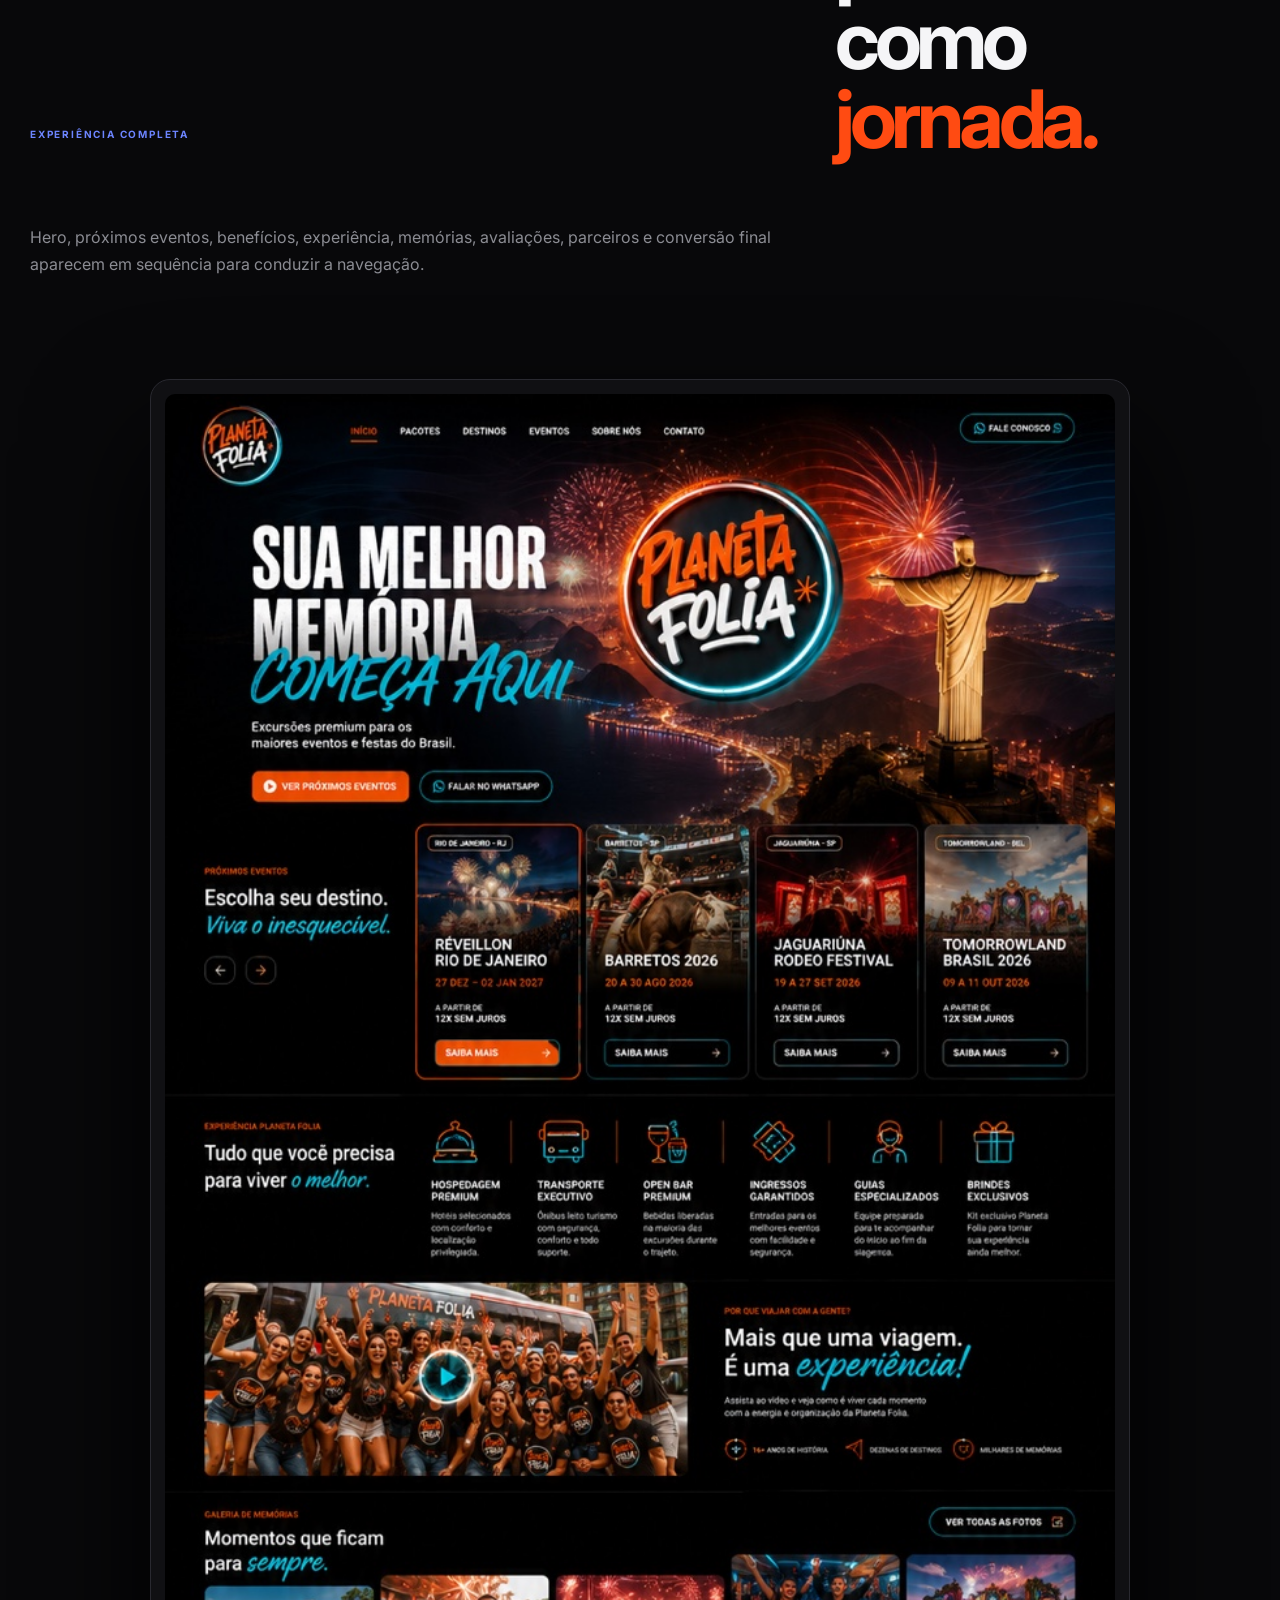
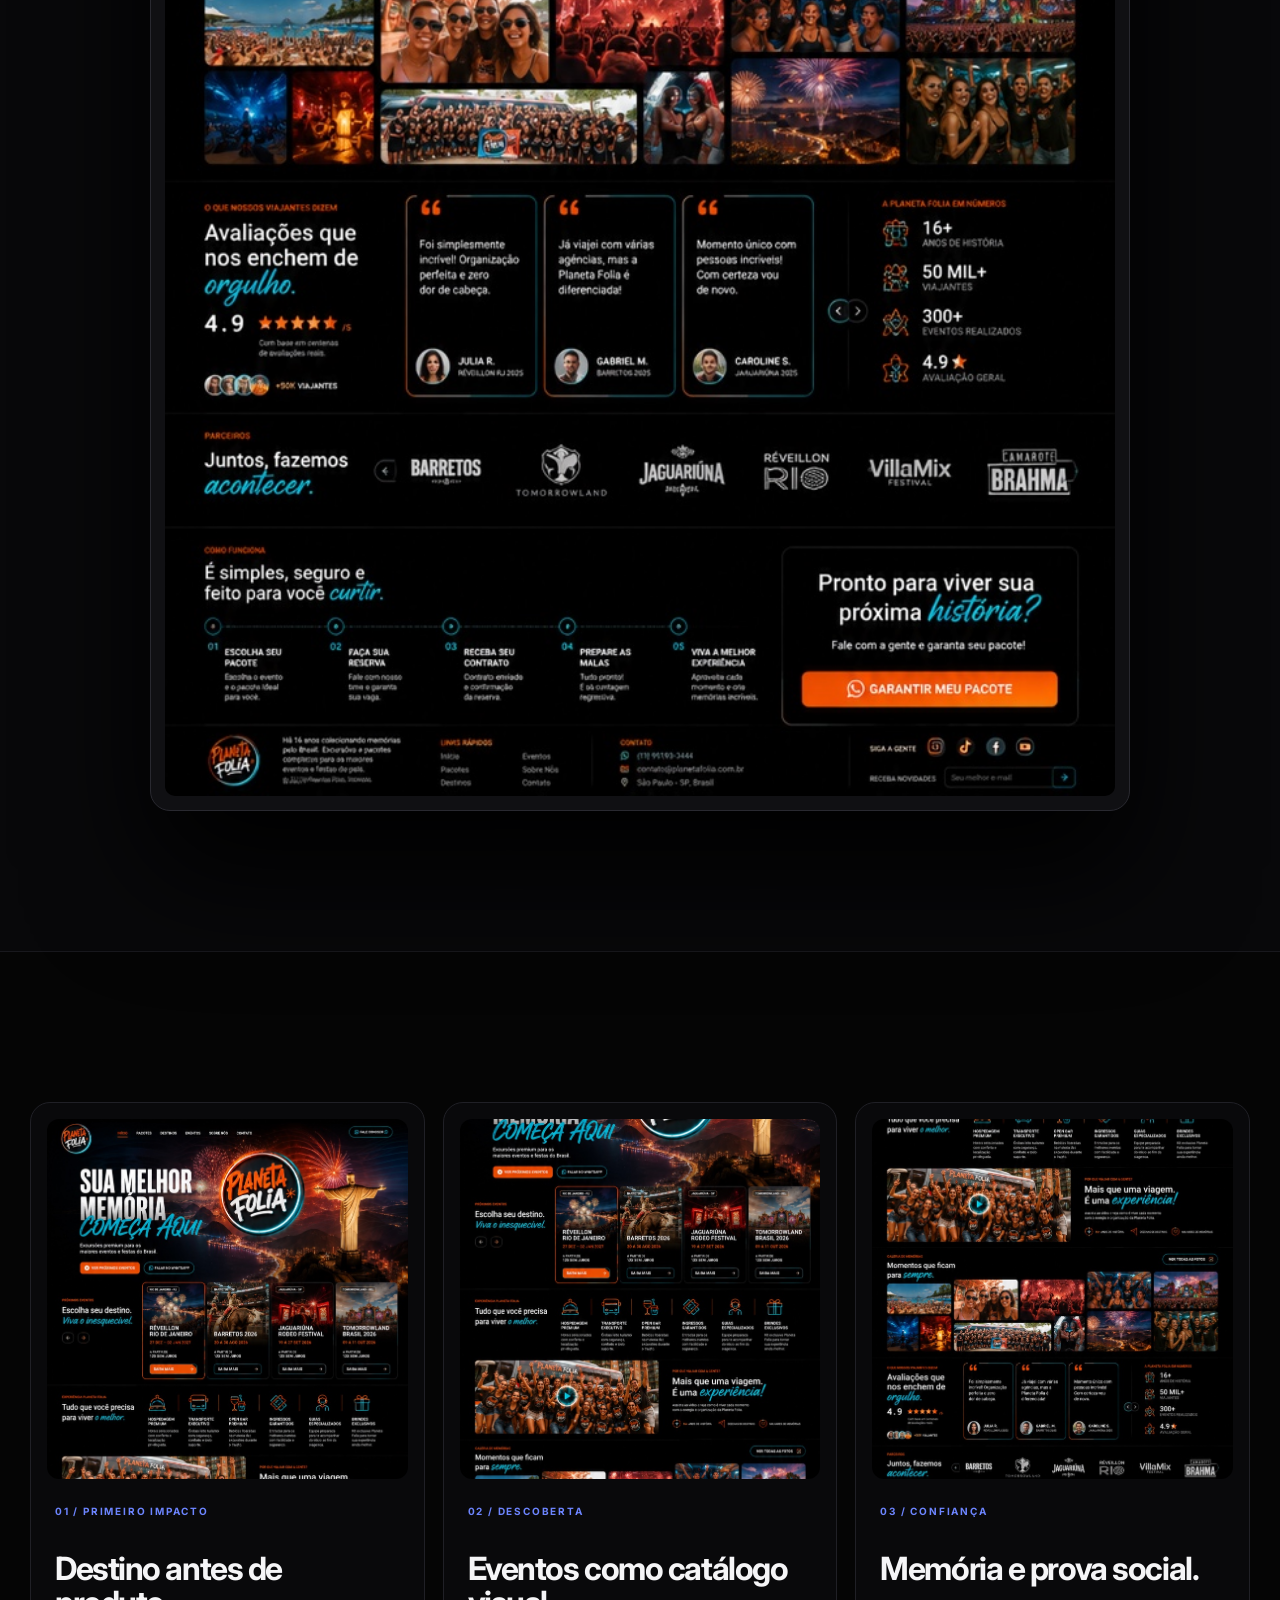
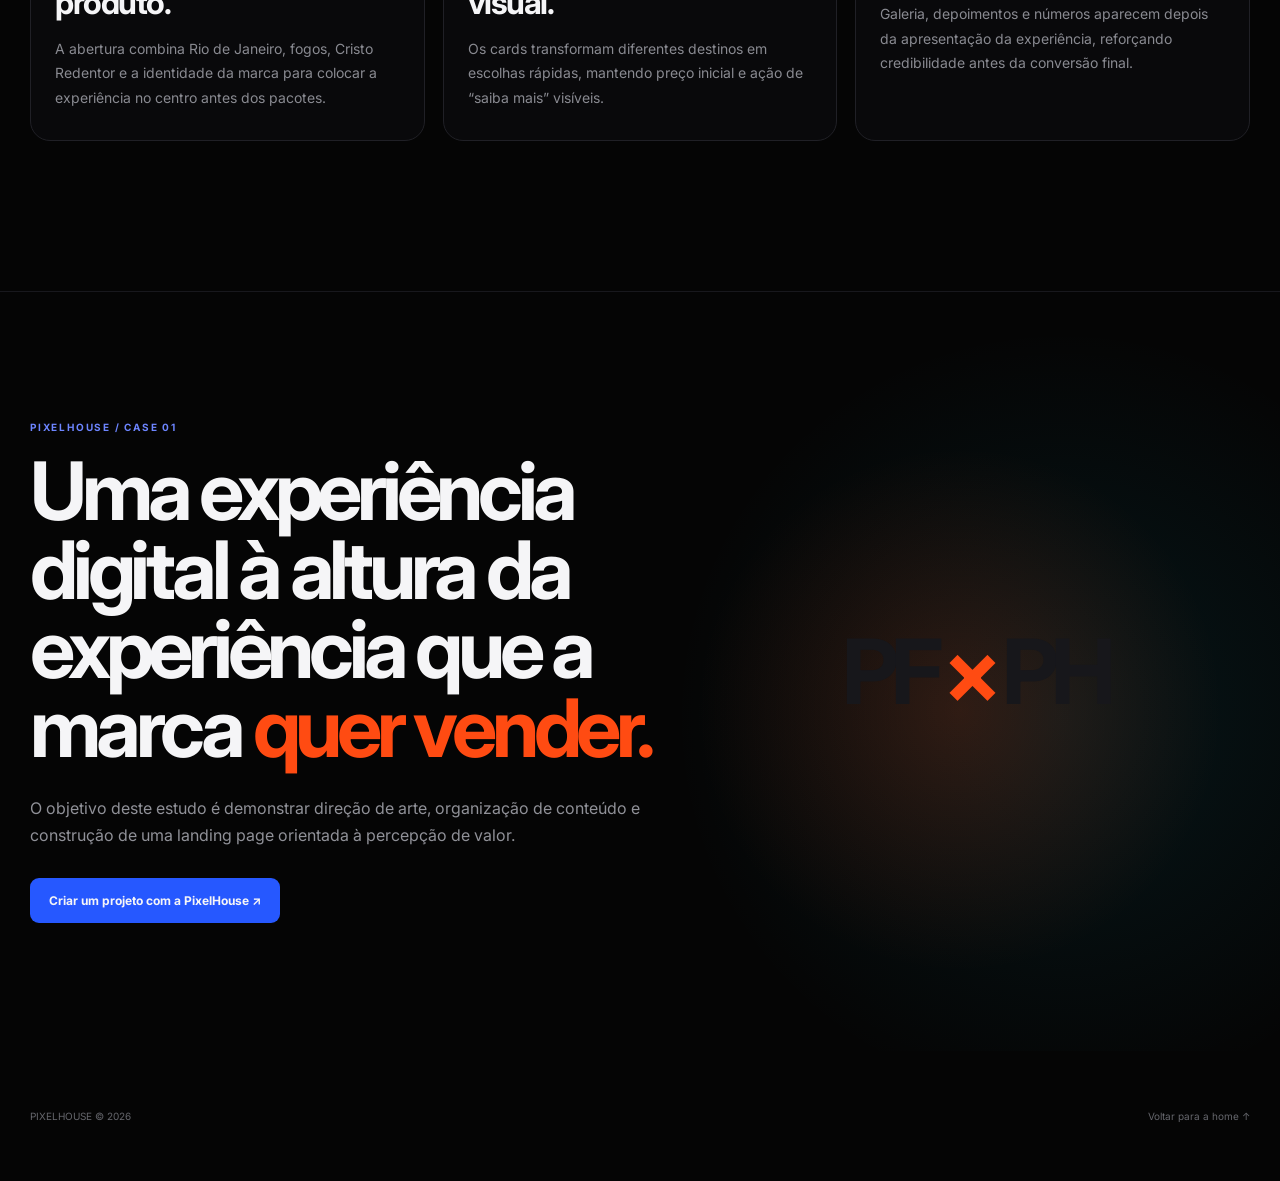
<file: projetos/planeta-folia/index.html>
<!doctype html>
<html lang="pt-BR">
<head>
  <meta charset="utf-8">
  <meta name="viewport" content="width=device-width, initial-scale=1, viewport-fit=cover">
  <meta name="theme-color" content="#050505">
  <meta name="description" content="Case Planeta Folia — redesign conceitual de experiência digital pela PixelHouse.">
  <title>Planeta Folia — Case PixelHouse</title>
  <link rel="preconnect" href="https://fonts.googleapis.com">
  <link rel="preconnect" href="https://fonts.gstatic.com" crossorigin>
  <link href="https://fonts.googleapis.com/css2?family=Inter:wght@400;500;600;700&display=swap" rel="stylesheet">
  <link rel="stylesheet" href="case.css">
</head>
<body>
  <header class="nav shell">
    <a class="brand" href="../../index.html" aria-label="Voltar para PixelHouse">
      <span class="mark"><i></i><b></b><em></em></span>
      <span>PIXEL<span>HOUSE</span></span>
    </a>
    <a class="back" href="../../index.html#cases">← Projetos</a>
  </header>

  <main>
    <section class="hero shell">
      <div class="hero-copy reveal">
        <p class="eyebrow">CASE 01 / WEB DESIGN · UI/UX</p>
        <h1>Planeta<br><em>Folia.</em></h1>
        <p class="lead">Uma nova experiência digital para uma marca que vende experiências inesquecíveis.</p>
        <div class="meta">
          <div><small>ENTREGA</small><strong>Redesign conceitual</strong></div>
          <div><small>DISCIPLINAS</small><strong>Direção de arte · UI/UX · Web</strong></div>
        </div>
        <p class="disclaimer">Projeto conceitual independente desenvolvido pela PixelHouse.</p>
      </div>

      <div class="hero-art reveal">
        <div class="orange-orb"></div>
        <div class="screen">
          <img src="assets/planeta-folia-page.jpeg" alt="Landing page conceitual da Planeta Folia">
        </div>
        <div class="screen-shadow"></div>
      </div>
    </section>

    <section class="statement">
      <div class="shell reveal">
        <p class="eyebrow">A IDEIA</p>
        <h2>Transformar a energia da viagem em <em>desejo de viver a experiência.</em></h2>
      </div>
    </section>

    <section class="split shell">
      <article class="reveal">
        <span>01</span>
        <p class="eyebrow">O DESAFIO</p>
        <h3>Organizar muita informação sem perder emoção.</h3>
        <p>A interface reúne destinos, eventos, benefícios, galeria, avaliações, parceiros e etapas da compra. A direção proposta cria hierarquia para esse volume de conteúdo sem abandonar o clima de festa e viagem presente na peça enviada.</p>
      </article>
      <article class="reveal">
        <span>02</span>
        <p class="eyebrow">A DIREÇÃO</p>
        <h3>Energia visual com uma base digital mais premium.</h3>
        <p>Preto estrutura a experiência. Laranja concentra energia e chamadas de ação. Ciano cria contraste e assinatura. Fotografias de eventos, títulos expressivos e cards organizam a narrativa.</p>
      </article>
    </section>

    <section class="system shell">
      <div class="system-head reveal">
        <p class="eyebrow">DIREÇÃO VISUAL</p>
        <h2>Uma linguagem construída entre <em>festa, viagem e conversão.</em></h2>
      </div>
      <div class="tokens reveal">
        <div class="token black"><span>#050505</span><b>BASE</b></div>
        <div class="token orange"><span>LARANJA</span><b>ENERGIA / CTA</b></div>
        <div class="token cyan"><span>CIANO</span><b>CONTRASTE</b></div>
        <div class="type-token"><small>TIPOGRAFIA</small><strong>Impacto<br><em>+ movimento</em></strong></div>
      </div>
    </section>

    <section class="showcase">
      <div class="shell showcase-head reveal">
        <p class="eyebrow">EXPERIÊNCIA COMPLETA</p>
        <h2>Uma página pensada como <em>jornada.</em></h2>
        <p>Hero, próximos eventos, benefícios, experiência, memórias, avaliações, parceiros e conversão final aparecem em sequência para conduzir a navegação.</p>
      </div>
      <div class="page-frame reveal">
        <img src="assets/planeta-folia-page.jpeg" alt="Visão completa da landing page Planeta Folia">
      </div>
    </section>

    <section class="details shell">
      <div class="detail reveal">
        <div class="crop crop-hero"></div>
        <p class="eyebrow">01 / PRIMEIRO IMPACTO</p>
        <h3>Destino antes de produto.</h3>
        <p>A abertura combina Rio de Janeiro, fogos, Cristo Redentor e a identidade da marca para colocar a experiência no centro antes dos pacotes.</p>
      </div>
      <div class="detail reveal">
        <div class="crop crop-events"></div>
        <p class="eyebrow">02 / DESCOBERTA</p>
        <h3>Eventos como catálogo visual.</h3>
        <p>Os cards transformam diferentes destinos em escolhas rápidas, mantendo preço inicial e ação de “saiba mais” visíveis.</p>
      </div>
      <div class="detail reveal">
        <div class="crop crop-social"></div>
        <p class="eyebrow">03 / CONFIANÇA</p>
        <h3>Memória e prova social.</h3>
        <p>Galeria, depoimentos e números aparecem depois da apresentação da experiência, reforçando credibilidade antes da conversão final.</p>
      </div>
    </section>

    <section class="final">
      <div class="shell final-inner">
        <div class="reveal">
          <p class="eyebrow">PIXELHOUSE / CASE 01</p>
          <h2>Uma experiência digital à altura da experiência que a marca <em>quer vender.</em></h2>
          <p>O objetivo deste estudo é demonstrar direção de arte, organização de conteúdo e construção de uma landing page orientada à percepção de valor.</p>
          <a href="../../index.html#contato">Criar um projeto com a PixelHouse ↗</a>
        </div>
        <div class="monogram reveal">PF<span>×</span>PH</div>
      </div>
    </section>
  </main>

  <footer class="footer shell">
    <span>PIXELHOUSE © 2026</span>
    <a href="../../index.html">Voltar para a home ↑</a>
  </footer>

  <script src="case.js"></script>
</body>
</html>
</file>
<file: styles.css>
:root{
  --bg:#050505;--panel:#0b0b0d;--panel2:#111115;--line:#23232a;
  --text:#f6f7fb;--muted:#92939a;--blue:#2658ff;--blue2:#5f7cff;
  --max:1240px;
}
*{box-sizing:border-box}
html{scroll-behavior:smooth}
body{margin:0;background:var(--bg);color:var(--text);font-family:Inter,system-ui,sans-serif;overflow-x:hidden}
a{color:inherit;text-decoration:none}
button{font:inherit}
.noise{position:fixed;inset:0;pointer-events:none;z-index:99;opacity:.045;background-image:url("data:image/svg+xml,%3Csvg viewBox='0 0 160 160' xmlns='http://www.w3.org/2000/svg'%3E%3Cfilter id='n'%3E%3CfeTurbulence type='fractalNoise' baseFrequency='.9' numOctaves='4' stitchTiles='stitch'/%3E%3C/filter%3E%3Crect width='100%25' height='100%25' filter='url(%23n)' opacity='.6'/%3E%3C/svg%3E")}
.shell{width:min(calc(100% - 40px),var(--max));margin-inline:auto}
.nav{height:82px;display:flex;align-items:center;justify-content:space-between;position:relative;z-index:30}
.brand{display:inline-flex;align-items:center;gap:12px}
.brand-mark{position:relative;width:28px;height:28px;display:inline-block}
.brand-mark .sq{position:absolute;width:11px;height:11px}
.brand-mark .a{left:0;top:9px;background:#1c1c20}
.brand-mark .b{left:9px;top:0;background:var(--blue)}
.brand-mark .tri{position:absolute;left:12px;top:11px;width:0;height:0;border-top:8px solid #fff;border-right:8px solid transparent}
.brand-name{font-weight:700;font-size:12px;letter-spacing:.26em}.brand-name span{color:var(--blue2)}
.desktop-nav{display:flex;align-items:center;gap:34px;font-size:12px;font-weight:600}.desktop-nav>a{color:#d6d6da}
.nav-cta{border:1px solid #34343a;border-radius:10px;padding:12px 16px;color:#8aa1ff!important}
.menu-btn{display:none;background:transparent;border:0;width:38px;height:38px;padding:10px;position:relative}
.menu-btn span{display:block;height:1px;background:#fff;margin:5px 0;transition:.3s}
.mobile-menu{display:none}

.hero{min-height:calc(100vh - 82px);display:grid;grid-template-columns:1.03fr .97fr;align-items:center;padding:66px 0 78px;position:relative}
.hero-copy{position:relative;z-index:4}
.eyebrow{margin:0 0 20px;color:#6681ff;font-size:11px;font-weight:700;letter-spacing:.18em}
h1,h2,h3,p{margin-top:0}
h1{font-size:clamp(58px,6.7vw,104px);line-height:.92;letter-spacing:-.065em;margin-bottom:30px;max-width:860px}
h1 em,h2 em,h4 em{font-style:normal;color:var(--blue)}
.hero-text{max-width:620px;color:#a9aab1;font-size:17px;line-height:1.7}
.hero-actions{display:flex;gap:12px;margin-top:34px}
.btn{display:inline-flex;align-items:center;justify-content:center;gap:16px;border-radius:10px;padding:15px 19px;font-size:12px;font-weight:700;letter-spacing:.02em}
.btn.primary{background:var(--blue);color:#fff;box-shadow:0 16px 45px rgba(38,88,255,.25)}
.btn.ghost{border:1px solid #2e2e34;color:#c9cad0;background:rgba(255,255,255,.02)}
.micro-proof{display:flex;align-items:center;gap:12px;margin-top:48px;color:#74757b;font-size:10px;letter-spacing:.12em;text-transform:uppercase}.micro-proof b{width:3px;height:3px;background:var(--blue)}

.hero-stage{height:min(72vh,740px);position:relative}
.orb{position:absolute;width:520px;height:520px;border-radius:50%;right:-18%;top:15%;background:radial-gradient(circle,rgba(38,88,255,.24),rgba(38,88,255,.03) 42%,transparent 70%);filter:blur(8px)}
.architecture{position:absolute;inset:0;transform:perspective(1100px) rotateX(58deg) rotateZ(-35deg) translate3d(6%,8%,0);transform-style:preserve-3d}
.slab{position:absolute;background:linear-gradient(135deg,#17171b,#08080a);border:1px solid #383841;box-shadow:0 25px 60px rgba(0,0,0,.55),inset -14px -12px 40px rgba(0,0,0,.5)}
.slab:after{content:"";position:absolute;inset:10px;border:1px solid rgba(255,255,255,.03)}
.slab-1{width:72%;height:35%;left:4%;bottom:7%}
.slab-2{width:54%;height:30%;left:24%;bottom:31%}
.slab-3{width:39%;height:28%;left:43%;bottom:51%}
.slab-4{width:27%;height:24%;left:58%;bottom:69%}
.blue-core{position:absolute;width:14%;height:34%;left:54%;bottom:22%;background:linear-gradient(180deg,#07123f,#2658ff);box-shadow:0 0 45px rgba(38,88,255,.65)}
.stage-meta{position:absolute;right:2%;top:28%;display:flex;flex-direction:column;align-items:center;gap:8px;font-size:9px;color:#a5a5ab}.stage-meta i{display:block;width:1px;height:140px;background:linear-gradient(#4b4b55,var(--blue),#4b4b55)}

.marquee{overflow:hidden;border-top:1px solid #151519;border-bottom:1px solid #151519;padding:19px 0}
.marquee-track{display:flex;gap:48px;white-space:nowrap;width:max-content;animation:marquee 24s linear infinite;color:#5d5e64;font-size:10px;letter-spacing:.17em}.marquee-track span:nth-child(6n+2){color:#8398ff}
@keyframes marquee{to{transform:translateX(-50%)}}

.section{padding:140px 0}
.section-head{display:grid;grid-template-columns:1.1fr .9fr;gap:80px;align-items:end;margin-bottom:70px}.section-head h2,.case-intro h2,.trans-copy h2,.cta-copy h2{font-size:clamp(42px,5vw,76px);line-height:1;letter-spacing:-.055em;margin:0}.section-head>p{color:#9b9ca4;line-height:1.7;max-width:480px;margin-bottom:5px}
.service-rail{display:grid;grid-template-columns:repeat(5,1fr);gap:14px}
.service-card{min-height:300px;padding:26px;border:1px solid #202027;background:linear-gradient(180deg,#0d0d10,#09090b);border-radius:18px;display:flex;flex-direction:column;position:relative;overflow:hidden;transition:.35s}
.service-card:hover{transform:translateY(-8px);border-color:#384064}
.service-card:before{content:"";position:absolute;width:140px;height:140px;border-radius:50%;background:rgba(38,88,255,.12);filter:blur(38px);left:-50px;bottom:-60px}
.service-card .num{font-size:10px;color:#595a61;margin-bottom:45px}
.service-card h3{font-size:18px;margin:25px 0 12px}.service-card p{font-size:13px;line-height:1.65;color:#83848c;margin:0}
.icon{width:26px;height:26px;border:1px solid var(--blue);position:relative}.glyph-web{border-radius:50%}.glyph-web:before,.glyph-web:after{content:"";position:absolute;background:var(--blue)}.glyph-web:before{width:1px;height:100%;left:50%}.glyph-web:after{height:1px;width:100%;top:50%}
.glyph-brand:after{content:"";position:absolute;width:12px;height:12px;background:var(--blue);left:7px;top:-7px}
.glyph-lp:after{content:"";position:absolute;inset:5px;border:1px solid var(--blue)}
.glyph-auto{border:0}.glyph-auto:before{content:"↯";color:var(--blue);font-size:30px;line-height:1}
.glyph-ai{border:0}.glyph-ai:before{content:"✦";color:var(--blue);font-size:28px}

.case-section{padding:150px 0;background:radial-gradient(circle at 70% 30%,rgba(38,88,255,.08),transparent 34%),#070708;border-top:1px solid #151519;border-bottom:1px solid #151519}
.case-intro{max-width:900px;margin-bottom:70px}.case-intro>p:last-child{color:#9899a1;max-width:650px;line-height:1.7;margin-top:25px}
.featured-case{display:grid;grid-template-columns:.72fr 1.28fr;gap:60px;align-items:center;min-height:650px;border:1px solid #1e1e24;border-radius:26px;padding:50px;background:linear-gradient(145deg,#0b0b0f,#070708);overflow:hidden}
.case-tag{font-size:10px;color:#627ef8;letter-spacing:.16em;margin-bottom:30px}.case-copy h3{font-size:58px;letter-spacing:-.05em;margin-bottom:14px}.case-copy p{color:#8f9098;line-height:1.7}.case-copy a{display:inline-block;margin-top:22px;font-size:12px;color:#9aabff}
.device-wrap{height:500px;position:relative}
.laptop{position:absolute;width:82%;left:0;bottom:36px}.laptop-screen{aspect-ratio:16/10;border:5px solid #202028;border-radius:12px;background:linear-gradient(155deg,#0b0e1c,#040408);overflow:hidden;position:relative;box-shadow:0 30px 90px rgba(0,0,0,.7)}
.laptop-base{height:12px;background:linear-gradient(#5d5d65,#1b1b20);border-radius:0 0 50% 50%;width:110%;margin-left:-5%}
.fake-nav{height:42px;display:flex;align-items:center;justify-content:space-between;padding:0 22px;color:#d9dae0;font-size:9px}.fake-nav div{width:42%;height:2px;background:linear-gradient(90deg,#2d2e36 70%,#2658ff 70%)}
.fake-hero{position:absolute;left:8%;top:27%;z-index:2}.fake-hero p{font-size:8px;color:#7e7f86;letter-spacing:.18em}.fake-hero h4{font-size:33px;line-height:.95;letter-spacing:-.055em;max-width:300px;margin:8px 0 20px}.fake-hero button{background:transparent;border:1px solid #2658ff;color:#8aa1ff;font-size:7px;border-radius:4px;padding:9px 12px}
.fake-cubes{position:absolute;right:8%;bottom:10%;width:42%;height:38%;transform:perspective(600px) rotateX(56deg) rotateZ(-34deg)}.fake-cubes i{position:absolute;background:linear-gradient(145deg,#13172c,#0a0b12);border:1px solid #22294a;box-shadow:0 0 24px rgba(38,88,255,.16)}.fake-cubes i:nth-child(1){width:60%;height:50%;left:0;bottom:0}.fake-cubes i:nth-child(2){width:54%;height:44%;left:30%;bottom:28%}.fake-cubes i:nth-child(3){width:42%;height:36%;left:52%;bottom:54%;background:#15256d}
.phone{position:absolute;width:25%;right:2%;bottom:15px;z-index:5}.phone-screen{aspect-ratio:9/19.5;border:4px solid #2b2b33;border-radius:25px;background:linear-gradient(180deg,#060711,#0b1333);padding:30px 15px 15px;position:relative;box-shadow:0 25px 55px rgba(0,0,0,.65)}.phone-notch{position:absolute;width:38%;height:8px;background:#111218;border-radius:10px;top:8px;left:31%}.phone-screen small{font-size:8px;color:#bfc5db}.phone-screen h4{font-size:18px;line-height:1.05;margin-top:45px;letter-spacing:-.03em}.wind-line{position:absolute;width:60%;height:2px;background:#6c78a4;right:12%;bottom:24%;transform:rotate(-48deg);box-shadow:0 0 20px rgba(38,88,255,.5)}

.process-grid{display:grid;grid-template-columns:repeat(4,1fr);gap:1px;background:#222229;border:1px solid #222229}.step{background:#08080a;padding:34px;min-height:245px}.step span{display:inline-grid;place-items:center;width:38px;height:38px;border:1px solid #2658ff;border-radius:7px;color:#7f96ff;font-size:11px}.step h3{font-size:17px;margin:48px 0 10px}.step p{color:#7d7e86;font-size:13px;line-height:1.65}

.transformation{padding:150px 0;display:grid;grid-template-columns:.65fr 1.35fr;gap:70px;align-items:center}.trans-copy p:last-child{color:#8d8e96;line-height:1.7;margin-top:25px}.before-after{display:grid;grid-template-columns:1fr 42px 1fr;align-items:center}.shot{border:1px solid #27272e;background:#0d0d10;border-radius:18px;padding:14px}.shot>span{display:block;font-size:9px;color:#707177;letter-spacing:.16em;padding:3px 5px 12px}.old-site,.new-site{aspect-ratio:4/5;border-radius:10px;padding:24px;overflow:hidden}.old-site{background:#e7e7e7;color:#181818}.old-site small,.new-site small{font-size:8px}.old-site h4,.new-site h4{font-size:28px;letter-spacing:-.05em;margin:35px 0 10px;line-height:1}.old-site p{font-size:11px;line-height:1.5;color:#666}.old-site i{display:block;height:30px;background:#c3c3c3;margin-top:9px;border-radius:5px}.new-site{background:radial-gradient(circle at 70% 70%,#142866,#07080c 35%);color:#fff}.new-site h4{max-width:220px}.new-visual{height:45%;position:relative;margin-top:35px;transform:perspective(500px) rotateX(58deg) rotateZ(-34deg)}.new-visual i{position:absolute;background:#101526;border:1px solid #22346f}.new-visual i:nth-child(1){width:55%;height:48%;bottom:0}.new-visual i:nth-child(2){width:48%;height:42%;left:28%;bottom:25%}.new-visual i:nth-child(3){width:38%;height:35%;left:48%;bottom:47%;background:#214cff}.ba-arrow{width:42px;height:42px;border-radius:50%;display:grid;place-items:center;background:var(--blue);z-index:2}

.cta-section{min-height:700px;display:flex;align-items:center;position:relative;overflow:hidden;border-top:1px solid #17171c;background:linear-gradient(135deg,#06060a,#0c1330 70%,#06060a)}
.cta-glow{position:absolute;width:800px;height:800px;border-radius:50%;right:-200px;bottom:-360px;background:radial-gradient(circle,rgba(38,88,255,.3),transparent 60%);filter:blur(12px)}
.cta-inner{display:grid;grid-template-columns:1fr 1fr;align-items:center;position:relative;z-index:2}.cta-copy{max-width:660px}.cta-copy p:nth-of-type(2){color:#a0a1aa;line-height:1.7;max-width:520px;margin:26px 0 30px}
.cta-art{height:500px;position:relative;transform:perspective(900px) rotateX(58deg) rotateZ(-34deg);transform-style:preserve-3d}
.cube{position:absolute;background:linear-gradient(145deg,#14141b,#070708);border:1px solid #30303b;box-shadow:0 30px 60px rgba(0,0,0,.45)}
.c1{width:46%;height:43%;left:30%;bottom:18%}.c2{width:31%;height:29%;left:10%;bottom:8%;background:linear-gradient(145deg,#12215a,#061026)}.c3{width:29%;height:28%;right:3%;bottom:5%;background:#183fda}.c4{width:23%;height:22%;left:47%;bottom:51%}.c5{width:18%;height:18%;right:8%;bottom:43%;background:#214cff}

.footer{min-height:130px;display:flex;align-items:center;justify-content:space-between;gap:30px;color:#6f7077;font-size:11px}.footer-links{display:flex;gap:24px}

.whatsapp-float{position:fixed;right:18px;bottom:18px;width:52px;height:52px;border-radius:50%;display:grid;place-items:center;background:#fff;color:#050505;font-weight:800;font-size:10px;z-index:50;box-shadow:0 15px 40px rgba(0,0,0,.35)}
.reveal{opacity:0;transform:translateY(24px);transition:opacity .8s ease,transform .8s ease}.reveal.is-visible{opacity:1;transform:none}

@media(max-width:900px){
  .shell{width:min(calc(100% - 32px),var(--max))}
  .desktop-nav{display:none}.menu-btn{display:block}
  .mobile-menu{position:fixed;inset:82px 0 auto 0;background:rgba(5,5,5,.97);backdrop-filter:blur(18px);z-index:25;padding:26px 24px 34px;border-bottom:1px solid #1c1c20;display:flex;flex-direction:column;gap:20px;transform:translateY(-120%);transition:.35s}
  .mobile-menu.open{transform:none}.mobile-menu a{font-size:28px;font-weight:700;letter-spacing:-.04em}
  .hero{grid-template-columns:1fr;min-height:auto;padding:52px 0 30px}
  h1{font-size:clamp(54px,14vw,82px);max-width:100%;margin-bottom:24px}
  .hero-text{font-size:16px}.hero-actions{flex-wrap:wrap}.hero-stage{height:60vh;min-height:430px;margin-top:20px}.architecture{transform:perspective(900px) rotateX(58deg) rotateZ(-35deg) translate3d(2%,8%,0)}.orb{width:420px;height:420px;right:-35%}.stage-meta{right:0}
  .micro-proof{flex-wrap:wrap;row-gap:8px}
  .section{padding:105px 0}.section-head{grid-template-columns:1fr;gap:24px;margin-bottom:48px}.section-head h2,.case-intro h2,.trans-copy h2,.cta-copy h2{font-size:48px}
  .service-rail{display:flex;overflow-x:auto;scroll-snap-type:x mandatory;gap:14px;margin-right:-16px;padding-right:16px;scrollbar-width:none}.service-rail::-webkit-scrollbar{display:none}.service-card{min-width:82vw;min-height:390px;scroll-snap-align:start;padding:28px}.service-card .num{margin-bottom:80px}.service-card h3{font-size:25px}.service-card p{font-size:15px}
  .case-section{padding:105px 0}.featured-case{grid-template-columns:1fr;padding:28px;gap:26px;min-height:auto}.case-copy h3{font-size:48px}.device-wrap{height:360px}.laptop{width:92%;bottom:25px}.phone{width:29%}.fake-hero h4{font-size:24px}
  .process-grid{grid-template-columns:1fr}.step{min-height:220px}.step h3{font-size:22px;margin-top:38px}.step p{font-size:15px}
  .transformation{grid-template-columns:1fr;padding:105px 0}.before-after{grid-template-columns:1fr;gap:14px}.ba-arrow{margin:-5px auto;transform:rotate(90deg)}.old-site,.new-site{aspect-ratio:1/1.05}.old-site h4,.new-site h4{font-size:31px}
  .cta-section{min-height:92vh}.cta-inner{grid-template-columns:1fr}.cta-copy{padding:95px 0 20px}.cta-art{height:360px;margin-top:-15px}
  .footer{padding:35px 0;align-items:flex-start;flex-direction:column}.footer-links{padding-bottom:10px}
}
@media(max-width:520px){
  .nav{height:72px}.mobile-menu{inset:72px 0 auto}
  .brand-name{font-size:10px}.brand-mark{transform:scale(.88);transform-origin:left center}
  .hero{padding-top:38px}.eyebrow{font-size:9px;margin-bottom:15px}
  h1{font-size:15.5vw;line-height:.91;letter-spacing:-.07em}
  .hero-text{font-size:14px;line-height:1.65;max-width:95%}.btn{width:100%}.btn.ghost{width:auto}
  .hero-stage{height:46vh;min-height:350px;margin-top:5px}.architecture{inset:-4% -6% 0 -3%}.stage-meta{top:18%}
  .section-head h2,.case-intro h2,.trans-copy h2,.cta-copy h2{font-size:43px;line-height:.98}
  .section-head>p,.case-intro>p:last-child,.trans-copy p:last-child{font-size:14px}
  .service-card{min-width:86vw;min-height:420px}
  .featured-case{border-radius:18px;padding:20px}.case-copy h3{font-size:44px}.device-wrap{height:300px}.phone{width:31%}.phone-screen h4{font-size:12px;margin-top:30px}.fake-hero h4{font-size:20px}
  .old-site,.new-site{padding:18px}.old-site h4,.new-site h4{font-size:27px}
  .cta-section{min-height:100vh}.cta-copy{padding-top:85px}.cta-art{height:300px}
  .whatsapp-float{width:48px;height:48px}
}


/* V4 — projetos selecionados */
.project-grid{display:grid;grid-template-columns:1.15fr .85fr;gap:18px}
.project-card{border:1px solid #202027;background:linear-gradient(145deg,#0b0b0f,#070708);border-radius:24px;padding:24px;overflow:hidden;position:relative}
.project-card:first-child{grid-row:span 2;min-height:720px}
.project-card:not(:first-child){min-height:350px}
.project-top{display:flex;justify-content:space-between;align-items:center;position:relative;z-index:2}
.project-kicker,.project-index{font-size:9px;letter-spacing:.16em;color:#707178}
.project-index{color:#6f88ff}
.project-visual{height:62%;min-height:260px;margin:26px 0 24px;border-radius:18px;position:relative;overflow:hidden;background:#0a0a0d;border:1px solid #18181e}
.project-copy h3{font-size:32px;letter-spacing:-.045em;margin:0 0 10px}.project-copy p{color:#888991;line-height:1.65;font-size:13px;max-width:540px;margin:0}
.project-folia .project-visual{background:radial-gradient(circle at 25% 25%,rgba(92,41,255,.4),transparent 28%),linear-gradient(150deg,#12082a,#07070b 64%)}
.folia-ticket{position:absolute;left:8%;top:16%;width:72%;aspect-ratio:4/3;border:1px solid #5b43d1;background:linear-gradient(145deg,rgba(78,44,198,.36),rgba(11,9,23,.88));transform:perspective(800px) rotateY(-12deg) rotateZ(-4deg);padding:9%;box-shadow:0 35px 70px rgba(0,0,0,.5)}
.folia-ticket span{font-size:9px;letter-spacing:.18em;color:#a99af7}.folia-ticket strong{display:block;font-size:48px;line-height:.9;letter-spacing:-.06em;margin-top:18%}.folia-ticket b{position:absolute;bottom:9%;left:9%;font-size:11px;letter-spacing:.14em;color:#d9d4ff}
.folia-glow{position:absolute;width:220px;height:220px;border-radius:50%;right:-70px;bottom:-70px;background:#4c2cff;filter:blur(55px);opacity:.45}
.project-pizza .project-visual{background:radial-gradient(circle at 70% 40%,rgba(199,151,87,.17),transparent 30%),#0a0908}
.pizza-mark{position:absolute;left:12%;top:15%;font-family:Georgia,serif;font-size:130px;color:#d9b06f;line-height:1;opacity:.95}.pizza-box{position:absolute;width:45%;aspect-ratio:1;right:10%;bottom:11%;border:1px solid #5a472f;background:linear-gradient(145deg,#17120d,#0a0806);transform:perspective(700px) rotateX(58deg) rotateZ(34deg);box-shadow:0 30px 45px rgba(0,0,0,.5)}.pizza-box span{position:absolute;inset:45% 8% auto;text-align:center;font-size:7px;letter-spacing:.14em;color:#c89d61}
.project-auto .project-visual{background:radial-gradient(circle at 75% 50%,rgba(202,29,29,.2),transparent 24%),linear-gradient(150deg,#130506,#070708 65%)}
.car-silhouette{position:absolute;left:8%;right:8%;bottom:20%;height:45%}.car-body{position:absolute;left:8%;right:4%;bottom:14%;height:40%;background:linear-gradient(180deg,#d72525,#631010);border-radius:55% 24% 16% 19%/60% 45% 30% 35%;transform:skewX(-8deg);box-shadow:0 0 36px rgba(215,37,37,.18)}.car-body:before{content:"";position:absolute;width:44%;height:85%;left:30%;top:-52%;background:#6e0e0e;clip-path:polygon(17% 100%,38% 0,78% 0,100% 100%)}
.wheel{position:absolute;width:18%;aspect-ratio:1;border-radius:50%;background:#080808;border:5px solid #25252a;bottom:0}.w1{left:19%}.w2{right:13%}.speed-line{position:absolute;height:1px;background:linear-gradient(90deg,transparent,#9a2323,transparent);right:3%;width:47%}.l1{top:24%}.l2{top:38%;width:58%}.l3{top:52%;width:35%}
.case-note{margin-top:22px;border-top:1px solid #1d1d22;padding-top:24px;display:flex;justify-content:space-between;gap:40px;color:#777880}.case-note span{font-size:9px;letter-spacing:.14em;color:#6681ff}.case-note p{font-size:12px;max-width:570px;line-height:1.6;margin:0}

@media(max-width:900px){
  .project-grid{grid-template-columns:1fr}
  .project-card:first-child{grid-row:auto;min-height:600px}
  .project-card:not(:first-child){min-height:480px}
  .project-visual{height:66%}
  .case-note{flex-direction:column;gap:12px}
}
@media(max-width:520px){
  .project-card{padding:18px;border-radius:18px}
  .project-card:first-child,.project-card:not(:first-child){min-height:520px}
  .project-visual{height:60%;min-height:280px;margin:20px 0}
  .project-copy h3{font-size:29px}
  .folia-ticket strong{font-size:36px}
  .pizza-mark{font-size:105px}
}


/* =========================================================
   PixelHouse — Hotfix Case 02 / Home mobile
   Mantém o layout existente e corrige o card Vick Lash.
   ========================================================= */

/* O card inteiro continua com a mesma linguagem dos demais cases */
.project-vick{
  color:inherit;
  text-decoration:none;
}

/* A imagem do case ocupa o visual sem deformar o card */
.project-vick .project-visual{
  background:
    radial-gradient(circle at 70% 22%, rgba(106,13,37,.22), transparent 34%),
    linear-gradient(145deg,#11070b,#070708 68%);
}

.project-vick .project-visual img{
  display:block;
  width:100%;
  height:100%;
  object-fit:cover;
  object-position:center center;
  border:0;
  border-radius:0;
}

/* Evita qualquer imagem solta estourando a grade de projetos */
.project-grid > img{
  display:none !important;
}

/* Preserva proporção e espaçamento dos cards 02 e 03 */
.project-card{
  text-decoration:none;
}

.project-copy{
  position:relative;
  z-index:2;
}

.project-link{
  display:inline-block;
  margin-top:10px;
  font-size:12px;
  color:#f0f1f5;
}

/* Mobile: cards mais compactos e sem áreas vazias exageradas */
@media(max-width:900px){
  .project-grid{
    grid-template-columns:1fr;
  }

  .project-card:first-child,
  .project-card:not(:first-child){
    min-height:auto;
  }

  .project-card{
    display:flex;
    flex-direction:column;
  }

  .project-visual{
    height:auto;
    min-height:0;
    aspect-ratio:4/3;
    flex:none;
  }

  .project-vick .project-visual{
    aspect-ratio:4/3;
  }

  .project-copy{
    padding-bottom:4px;
  }
}

@media(max-width:520px){
  .project-card:first-child,
  .project-card:not(:first-child){
    min-height:auto;
  }

  .project-visual{
    height:auto;
    min-height:0;
    aspect-ratio:4/3;
    margin:20px 0 22px;
  }

  .project-vick .project-visual img{
    object-position:center 38%;
  }

  .case-section{
    padding:92px 0;
  }

  .project-grid{
    gap:16px;
  }
}
.brand-logo{
  display:block;
  width:auto;
  height:22px;
  max-width:165px;
  object-fit:contain;
}

.footer .brand-logo{
  height:24px;
  max-width:180px;
}

@media(max-width:520px){
  .brand-logo{
    height:18px;
    max-width:145px;
  }

  .footer .brand-logo{
    height:20px;
    max-width:155px;
  }
}
</file>
<file: vick-lash/case.css>
*{box-sizing:border-box}html{scroll-behavior:smooth}body{margin:0;background:#050505;color:#f6f6f7;font-family:Inter,sans-serif;overflow-x:hidden}img{width:100%;display:block}a{color:inherit;text-decoration:none}.shell{width:min(calc(100% - 40px),1220px);margin:auto}.noise{position:fixed;inset:0;pointer-events:none;opacity:.03}.nav{height:82px;display:flex;align-items:center;justify-content:space-between}.brand{display:flex;gap:11px;align-items:center;font-size:11px;font-weight:700;letter-spacing:.22em}.brand>span:last-child span{color:#6781ff}.mark{width:26px;height:26px;position:relative}.mark i,.mark b{position:absolute;width:10px;height:10px}.mark i{left:0;top:9px;background:#1b1b20}.mark b{left:8px;top:0;background:#2658ff}.mark em{position:absolute;left:11px;top:10px;border-top:8px solid #fff;border-right:8px solid transparent}.back{font-size:11px;color:#8d8e94}.eyebrow{font-size:10px;letter-spacing:.18em;font-weight:700;color:#8ca0ff;margin:0 0 18px}.hero{min-height:calc(100vh - 82px);display:grid;grid-template-columns:.78fr 1.22fr;gap:80px;align-items:center;padding:60px 0 110px}.hero h1,h2{font-family:"DM Serif Display",Georgia,serif;font-weight:400}.hero h1{font-size:clamp(74px,8.8vw,138px);line-height:.82;letter-spacing:-.05em;margin:0 0 34px}.hero em,h2 em{font-style:italic;color:#E6B7A9}.lead{max-width:560px;font-size:18px;line-height:1.7;color:#a6a7ad}.meta{display:grid;grid-template-columns:1fr 1fr;gap:28px;border-top:1px solid #202026;padding-top:22px;margin-top:44px}.meta small{display:block;font-size:8px;color:#63646a;letter-spacing:.14em;margin-bottom:7px}.meta strong{font-size:11px;font-weight:500}.hero-art{height:720px;position:relative}.brand-glow{position:absolute;width:520px;height:520px;border-radius:50%;right:-15%;top:12%;background:radial-gradient(circle,rgba(106,13,37,.35),transparent 65%);filter:blur(22px)}.hero-card{position:absolute;border:1px solid #393039;border-radius:18px;overflow:hidden;box-shadow:0 35px 90px rgba(0,0,0,.55)}.hero-card img{height:100%;object-fit:cover}.hero-card.a{width:48%;height:62%;left:5%;top:13%;transform:rotate(-5deg)}.hero-card.b{width:42%;height:54%;right:3%;top:3%;transform:rotate(5deg)}.hero-card.c{width:46%;height:48%;right:9%;bottom:2%;transform:rotate(-2deg)}.statement{padding:170px 0;border-block:1px solid #18181d;background:radial-gradient(circle at 20% 50%,rgba(106,13,37,.18),transparent 32%)}h2{font-size:clamp(50px,6.2vw,90px);line-height:.98;letter-spacing:-.045em;margin:0;max-width:1000px}.split{padding:140px 0;display:grid;grid-template-columns:1fr 1fr;gap:90px}.split article{border-top:1px solid #202026;padding-top:22px}.split article>span{font-size:10px;color:#55565d}.split h3{font-family:"DM Serif Display",Georgia,serif;font-size:36px;font-weight:400;line-height:1.05;margin:34px 0 16px}.split article>p:last-child,.copy p:last-child,.social>div>p:last-child,.web .shell>p:last-child,.board>div:first-child>p:last-child,.final p:nth-of-type(2){color:#8d8e95;line-height:1.75;font-size:14px}.full{padding-bottom:140px}.full img,.imgs figure,.social-grid figure,.frame{border-radius:20px;border:1px solid #25252b;overflow:hidden}.system{padding:20px 0 150px}.palette{display:grid;grid-template-columns:repeat(6,1fr);gap:12px;margin-top:60px}.sw{height:220px;border-radius:18px;border:1px solid #2a2a30;padding:18px;display:flex;align-items:flex-end;font-size:9px;letter-spacing:.12em}.s1{background:#6A0D25}.s2{background:#E6B7A9;color:#3b171f}.s3{background:#F8EDEB;color:#3b171f}.s4{background:#F5F5F5;color:#333}.s5{background:#FFF7F2;color:#333}.s6{background:#C9A227;color:#241a00}.types{display:grid;grid-template-columns:1fr 1fr;gap:14px;margin-top:14px}.types>div{min-height:260px;border:1px solid #222228;border-radius:18px;padding:28px;background:#0a0a0d;display:flex;flex-direction:column;justify-content:flex-end}.types small{font-size:9px;color:#66676d;letter-spacing:.15em}.types strong{font-size:58px;margin:35px 0 10px}.types>div:first-child strong{font-family:"DM Serif Display",Georgia,serif;font-weight:400}.types p{font-size:13px;color:#85868d}.identity{padding:150px 0;background:#08080a;border-block:1px solid #18181d}.grid{display:grid;grid-template-columns:.7fr 1.3fr;gap:70px}.copy{position:sticky;top:80px}.imgs{display:grid;gap:18px}.imgs figure,.social-grid figure{margin:0}.social{padding:150px 0}.social-grid{display:grid;grid-template-columns:1fr 1fr;gap:18px;margin-top:60px}.web{padding:150px 0;background:linear-gradient(180deg,#08080a,#12070b 70%,#08080a);border-block:1px solid #19191e}.browser{width:min(calc(100% - 40px),1040px);margin:80px auto 0;border:1px solid #373039;border-radius:22px;overflow:hidden;background:#0a0a0d;box-shadow:0 50px 120px #000}.bar{height:46px;border-bottom:1px solid #2a252b;display:flex;align-items:center;gap:8px;padding:0 16px;color:#696a71;font-size:10px}.bar i{width:8px;height:8px;border-radius:50%;background:#3a3135}.bar span{margin-left:10px}.board{padding:150px 0;display:grid;grid-template-columns:.55fr 1.45fr;gap:60px}.board>div:first-child{position:sticky;top:80px;align-self:start}.final{min-height:760px;display:flex;align-items:center;border-top:1px solid #1a1a1f;background:radial-gradient(circle at 76% 55%,rgba(106,13,37,.28),transparent 28%),radial-gradient(circle at 83% 62%,rgba(201,162,39,.1),transparent 25%),#050505}.final-inner{display:grid;grid-template-columns:1fr .5fr;gap:70px;align-items:center}.final a{display:inline-flex;padding:15px 19px;border-radius:9px;background:#2658ff;font-size:12px;font-weight:700}.final-mark{font-family:"DM Serif Display",Georgia,serif;font-size:88px;color:#24151a}.final-mark span{color:#C9A227;margin:0 7px}.footer{height:130px;display:flex;justify-content:space-between;align-items:center;color:#66676d;font-size:10px}.reveal{opacity:0;transform:translateY(24px);transition:.8s ease}.reveal.visible{opacity:1;transform:none}@media(max-width:900px){.hero{grid-template-columns:1fr}.split{grid-template-columns:1fr}.palette{grid-template-columns:repeat(3,1fr)}.types,.grid,.social-grid,.board,.final-inner{grid-template-columns:1fr}.copy,.board>div:first-child{position:static}.final-mark{display:none}}@media(max-width:520px){.shell{width:calc(100% - 30px)}.nav{height:70px}.brand{font-size:9px}.hero{min-height:auto;padding:45px 0 80px}.hero h1{font-size:21vw}.lead{font-size:15px}.meta{grid-template-columns:1fr}.hero-art{height:520px}.hero-card.a{width:58%;height:55%;left:1%}.hero-card.b{width:50%;height:48%;right:0}.hero-card.c{width:55%;height:43%;right:4%;bottom:0}.statement{padding:105px 0}h2{font-size:13vw}.split{padding:100px 0}.full{padding-bottom:105px}.palette{grid-template-columns:1fr 1fr}.sw{height:170px}.types strong{font-size:44px}.identity,.social,.web,.board{padding:105px 0}.browser{margin-top:55px;width:calc(100% - 20px)}.final{min-height:90vh}.final a{width:100%;justify-content:center}.footer{height:auto;padding:40px 0;flex-direction:column;align-items:flex-start;gap:20px}}
</file>
<file: projetos/planeta-folia/case.css>
:root{--bg:#050505;--text:#f5f5f7;--muted:#8d8e94;--orange:#ff4b12;--cyan:#12c8e8;--blue:#2658ff;--line:#202025}
*{box-sizing:border-box}html{scroll-behavior:smooth}body{margin:0;background:var(--bg);color:var(--text);font-family:Inter,system-ui,sans-serif;overflow-x:hidden}a{color:inherit;text-decoration:none}img{display:block;max-width:100%}
.shell{width:min(calc(100% - 40px),1220px);margin:auto}.nav{height:82px;display:flex;align-items:center;justify-content:space-between;position:relative;z-index:5}.brand{display:flex;align-items:center;gap:11px;font-size:11px;font-weight:700;letter-spacing:.22em}.brand>span:last-child span{color:#6781ff}.mark{width:26px;height:26px;position:relative}.mark i,.mark b{position:absolute;width:10px;height:10px}.mark i{left:0;top:9px;background:#1b1b20}.mark b{left:8px;top:0;background:#2658ff}.mark em{position:absolute;left:11px;top:10px;border-top:8px solid #fff;border-right:8px solid transparent}.back{font-size:11px;color:#8d8e94}
.eyebrow{font-size:10px;letter-spacing:.18em;font-weight:700;color:#6d85ff;margin:0 0 18px}.hero{min-height:calc(100vh - 82px);display:grid;grid-template-columns:.8fr 1.2fr;align-items:center;gap:70px;padding:50px 0 100px}.hero h1{font-size:clamp(76px,9vw,140px);line-height:.78;letter-spacing:-.08em;margin:0 0 36px}.hero h1 em,h2 em{font-style:normal;color:var(--orange)}.lead{font-size:19px;line-height:1.6;color:#a7a8ae;max-width:540px}.meta{display:grid;grid-template-columns:1fr 1fr;gap:24px;border-top:1px solid var(--line);margin-top:45px;padding-top:22px}.meta small{display:block;font-size:8px;color:#65666c;letter-spacing:.14em;margin-bottom:7px}.meta strong{font-size:11px;font-weight:500}.disclaimer{font-size:9px;color:#55565c;margin-top:25px}.hero-art{height:720px;position:relative}.orange-orb{position:absolute;width:480px;height:480px;border-radius:50%;right:-15%;top:18%;background:radial-gradient(circle,rgba(255,75,18,.27),transparent 65%);filter:blur(20px)}.screen{position:absolute;width:56%;height:650px;overflow:hidden;left:21%;top:3%;border:1px solid #34343a;border-radius:10px;background:#080808;box-shadow:0 45px 100px #000;transform:perspective(1200px) rotateY(-11deg) rotateX(2deg)}.screen img{width:100%;height:auto}.screen-shadow{position:absolute;width:48%;height:70%;left:32%;top:16%;background:rgba(255,75,18,.13);filter:blur(80px);z-index:-1}
.statement{padding:170px 0;border-top:1px solid #151519;border-bottom:1px solid #151519;background:radial-gradient(circle at 20% 50%,rgba(255,75,18,.08),transparent 32%)}h2{font-size:clamp(50px,6.3vw,92px);line-height:.98;letter-spacing:-.065em;margin:0;max-width:1000px}
.split{padding:140px 0;display:grid;grid-template-columns:1fr 1fr;gap:90px}.split article{border-top:1px solid var(--line);padding-top:22px}.split article>span{font-size:10px;color:#55565c}.split h3,.detail h3{font-size:32px;letter-spacing:-.045em;line-height:1.08;margin:35px 0 16px}.split article>p:last-child,.detail>p:last-child{color:#898a91;line-height:1.75;font-size:14px}
.system{padding:60px 0 150px}.system-head{max-width:900px}.tokens{display:grid;grid-template-columns:repeat(4,1fr);gap:12px;margin-top:60px}.token,.type-token{height:260px;border:1px solid #222228;border-radius:18px;padding:22px;display:flex;flex-direction:column;justify-content:space-between}.token span,.type-token small{font-size:9px;letter-spacing:.14em}.token b{font-size:11px}.black{background:#09090a}.orange{background:var(--orange)}.cyan{background:var(--cyan);color:#041114}.type-token{background:#0b0b0e}.type-token strong{font-size:36px;line-height:.95;letter-spacing:-.055em}.type-token em{font-style:italic;color:var(--cyan)}
.showcase{padding:140px 0;background:#08080a;border-block:1px solid #18181d}.showcase-head{display:grid;grid-template-columns:1fr .55fr;gap:50px;align-items:end}.showcase-head>p:last-child{color:#8b8c93;line-height:1.7}.page-frame{width:min(calc(100% - 40px),980px);margin:85px auto 0;padding:14px;background:#101013;border:1px solid #292930;border-radius:20px;box-shadow:0 60px 120px #000}.page-frame img{width:100%;border-radius:10px}
.details{padding:150px 0;display:grid;grid-template-columns:repeat(3,1fr);gap:18px}.detail{border:1px solid #202026;background:#09090b;border-radius:20px;padding:16px}.crop{height:360px;border-radius:12px;background-image:url("assets/planeta-folia-page.jpeg");background-size:100% auto;background-repeat:no-repeat;margin-bottom:26px}.crop-hero{background-position:center top}.crop-events{background-position:center 24%}.crop-social{background-position:center 72%}.detail .eyebrow{padding:0 8px}.detail h3,.detail>p:last-child{padding-inline:8px}
.final{min-height:760px;display:flex;align-items:center;position:relative;overflow:hidden;background:radial-gradient(circle at 75% 55%,rgba(255,75,18,.17),transparent 25%),radial-gradient(circle at 83% 56%,rgba(18,200,232,.09),transparent 34%),#050505;border-top:1px solid #18181d}.final-inner{display:grid;grid-template-columns:1fr .55fr;align-items:center;gap:70px}.final p:nth-of-type(2){color:#909198;line-height:1.7;max-width:620px;margin:28px 0}.final a{display:inline-flex;padding:15px 19px;border-radius:9px;background:#2658ff;font-size:12px;font-weight:700}.monogram{font-size:90px;font-weight:700;letter-spacing:-.09em;color:#17171b}.monogram span{color:var(--orange);margin:0 8px}.footer{height:130px;display:flex;justify-content:space-between;align-items:center;color:#66676d;font-size:10px}
.reveal{opacity:0;transform:translateY(24px);transition:.8s ease}.reveal.visible{opacity:1;transform:none}
@media(max-width:900px){.hero{grid-template-columns:1fr;gap:20px;padding-top:50px}.hero-art{height:650px}.screen{width:70%;left:15%}.split{grid-template-columns:1fr;gap:60px}.tokens{grid-template-columns:1fr 1fr}.showcase-head{grid-template-columns:1fr}.details{grid-template-columns:1fr}.detail{padding:18px}.crop{height:520px}.final-inner{grid-template-columns:1fr}.monogram{display:none}}
@media(max-width:520px){.shell{width:calc(100% - 30px)}.nav{height:70px}.brand{font-size:9px}.hero{min-height:auto;padding:45px 0 75px}.hero h1{font-size:22vw}.lead{font-size:15px}.meta{grid-template-columns:1fr}.hero-art{height:520px}.screen{height:490px;width:82%;left:9%;transform:perspective(900px) rotateY(-7deg)}.orange-orb{width:330px;height:330px}.statement{padding:105px 0}h2{font-size:13vw}.split{padding:100px 0}.split h3,.detail h3{font-size:28px}.system{padding-bottom:105px}.tokens{grid-template-columns:1fr}.token,.type-token{height:210px}.showcase{padding:105px 0}.page-frame{margin-top:55px;padding:7px;width:calc(100% - 20px)}.details{padding:105px 0}.crop{height:400px}.final{min-height:90vh}.final a{width:100%;justify-content:center}.footer{height:auto;padding:40px 0;gap:20px;flex-direction:column;align-items:flex-start}}
</file>
